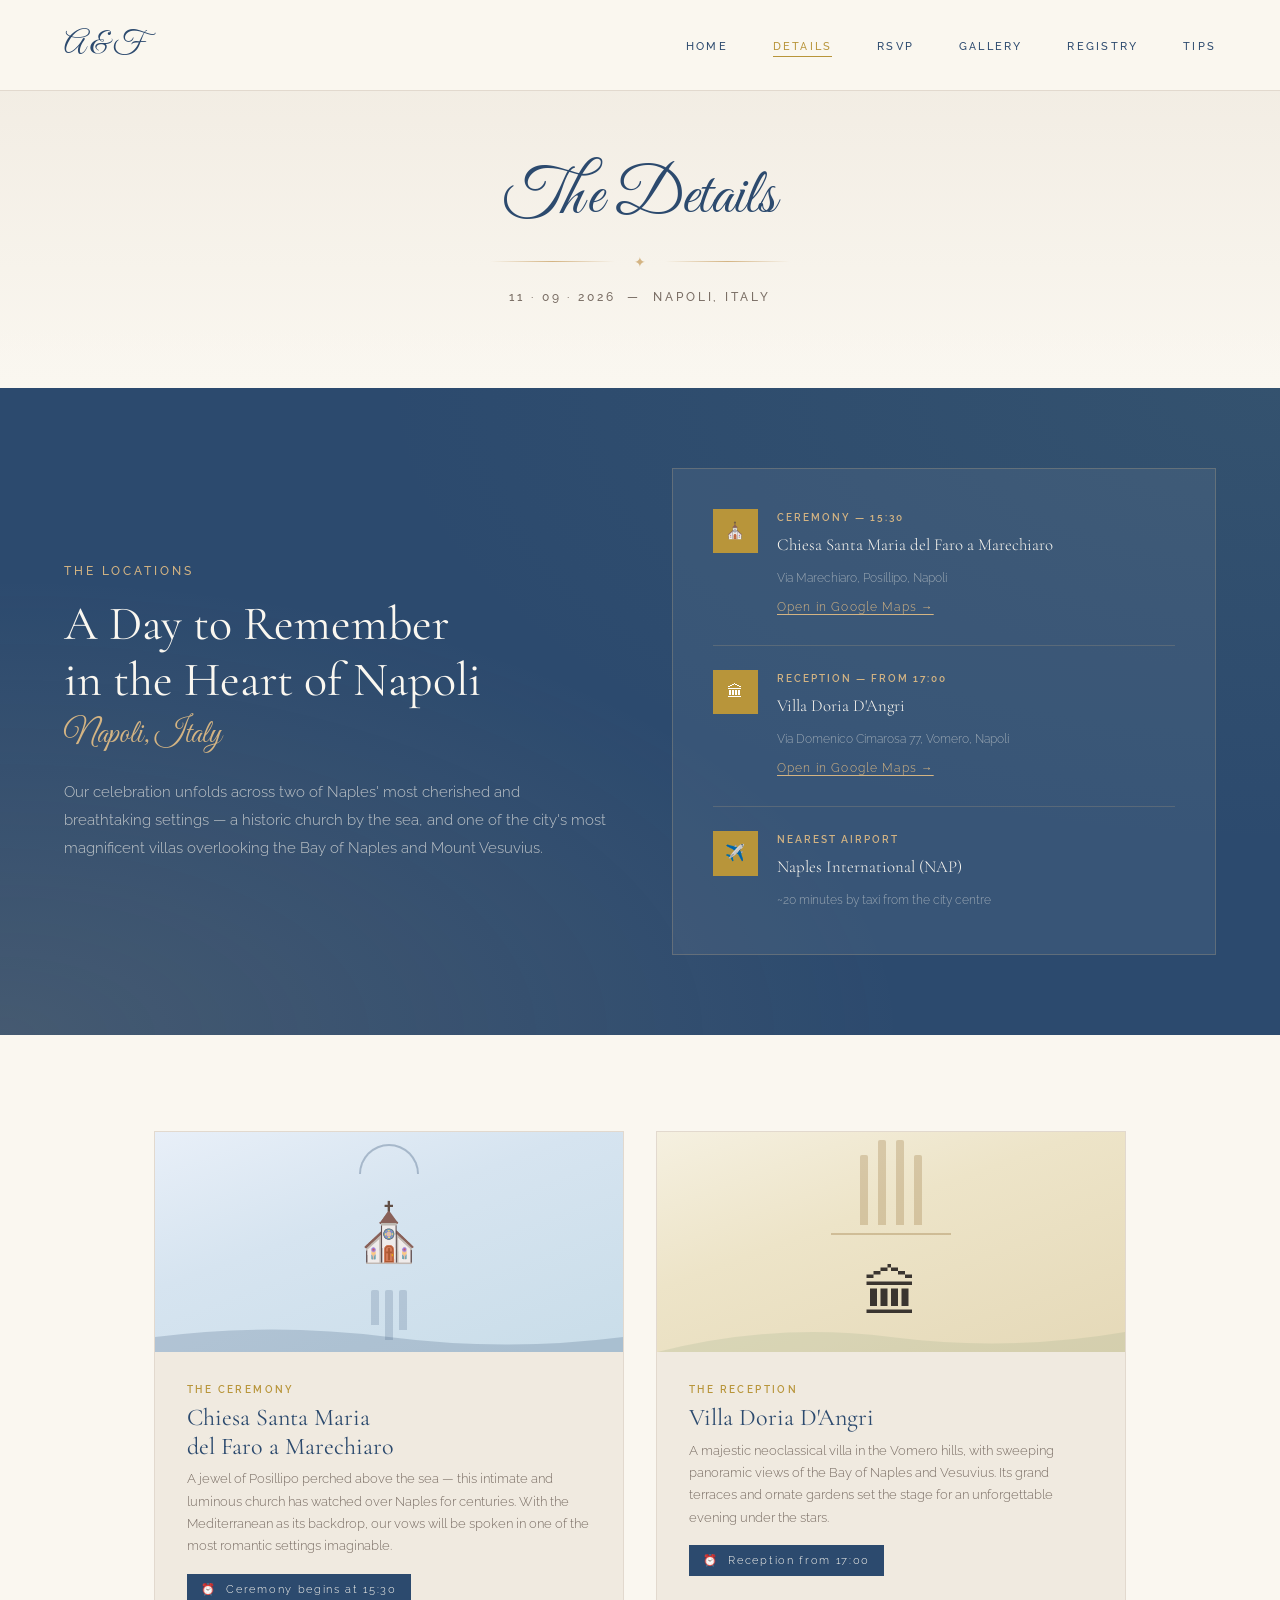
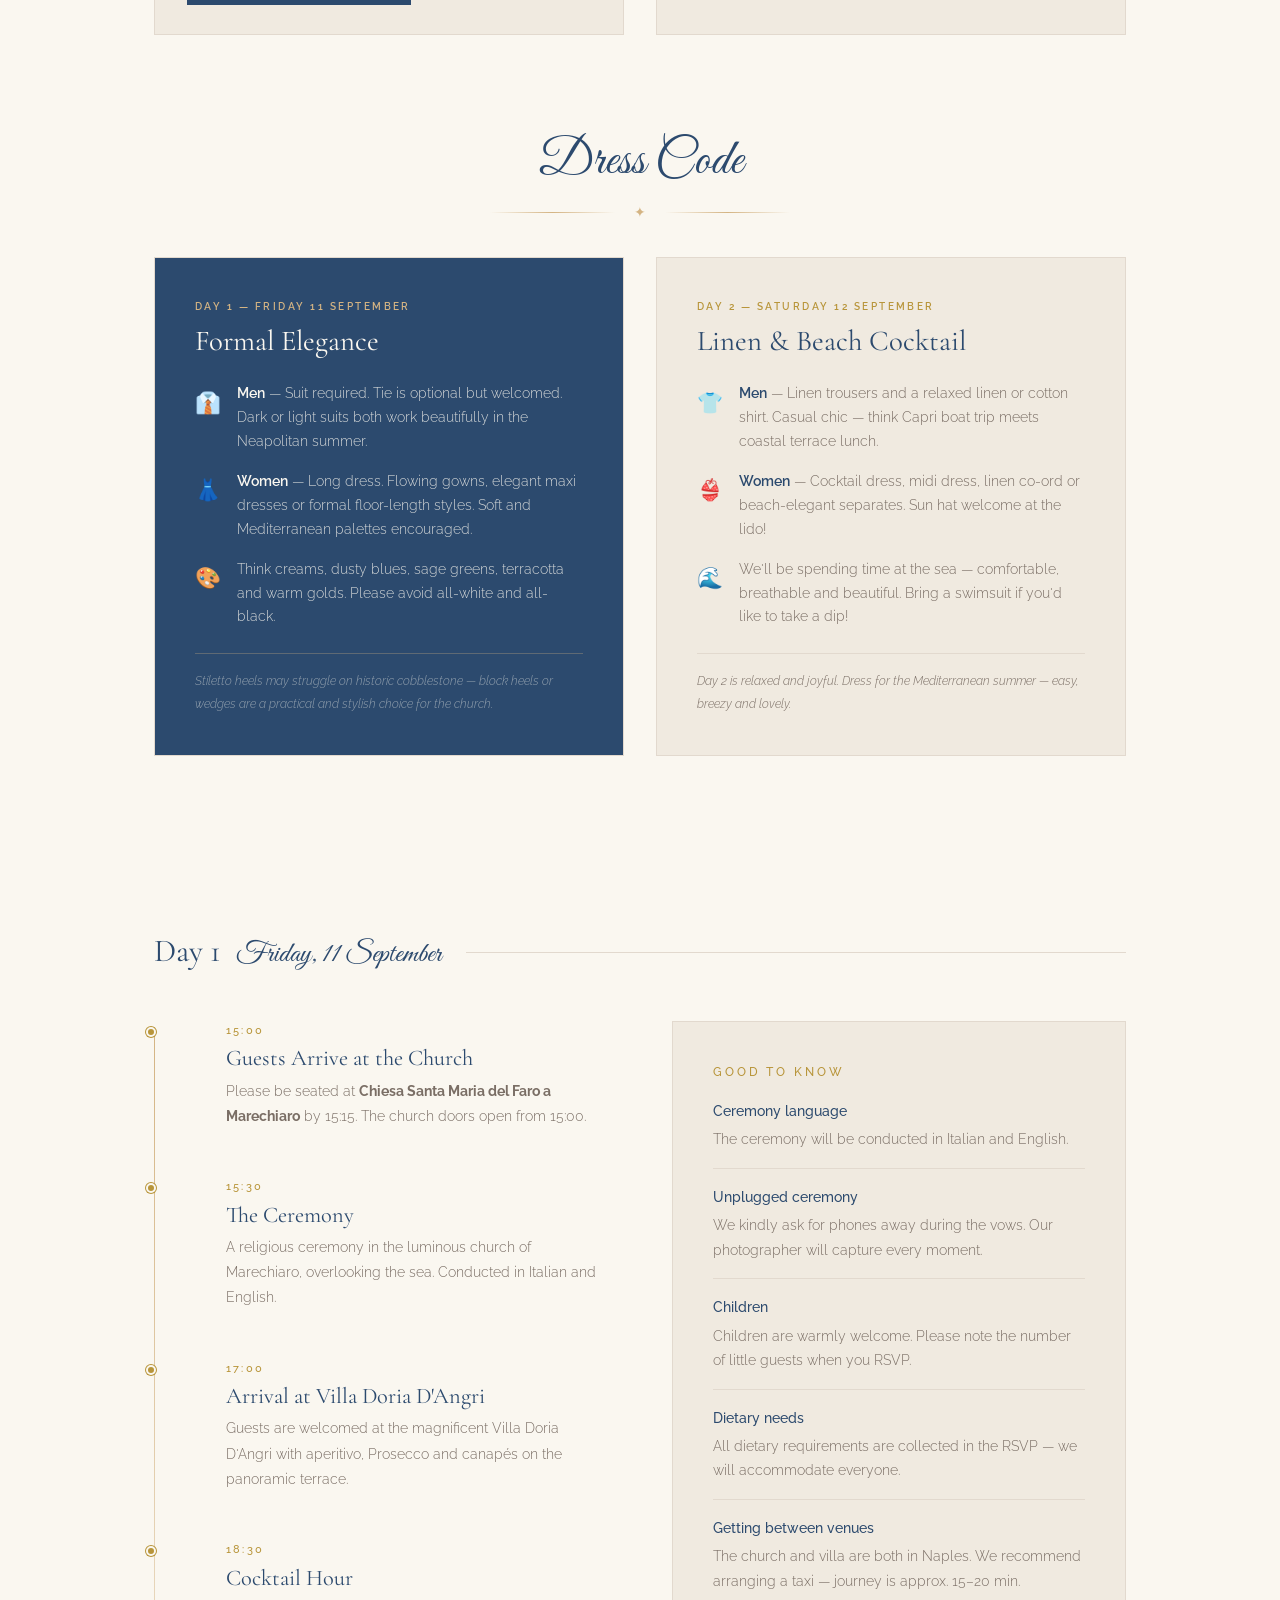
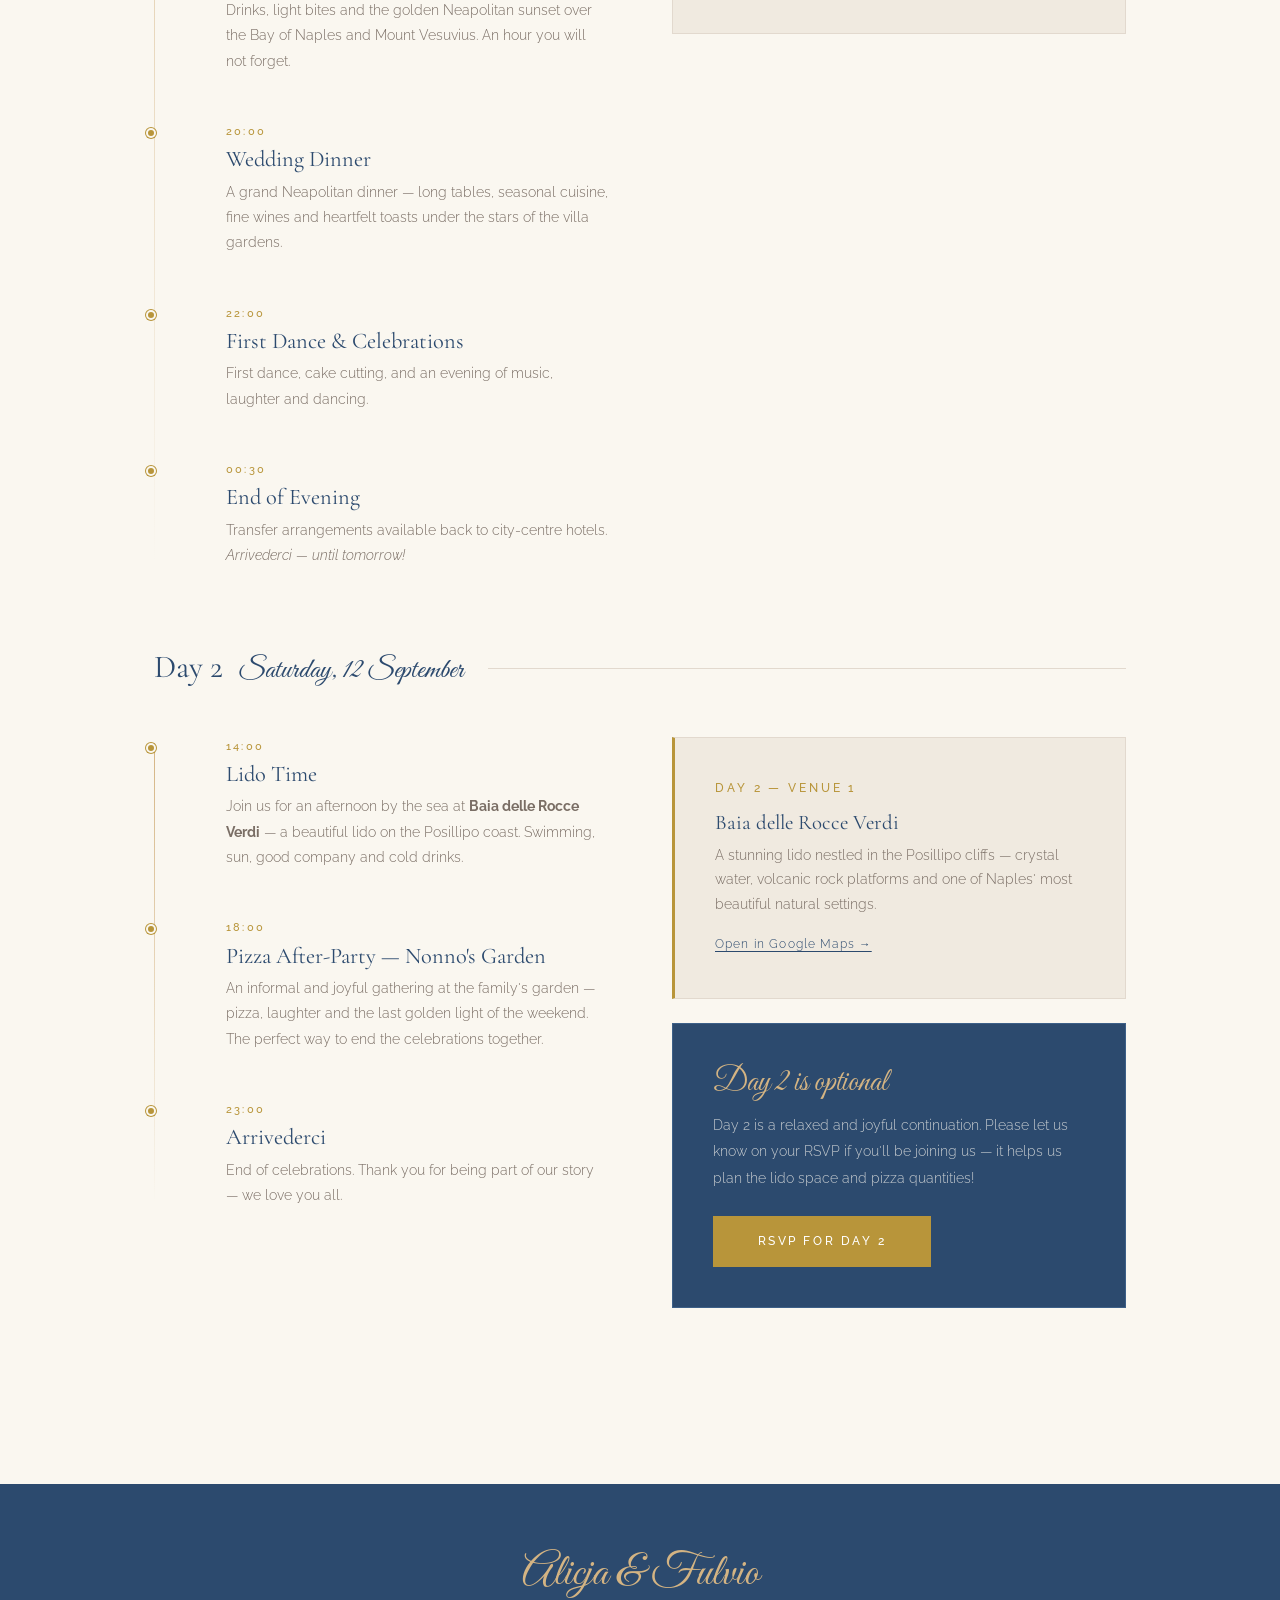
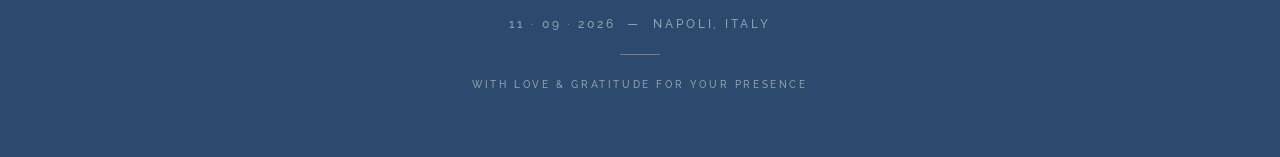
<file: details.html>
<!DOCTYPE html>
<html lang="en">
<head>
  <meta charset="UTF-8" />
  <meta name="viewport" content="width=device-width, initial-scale=1.0" />
  <title>Event Details — Alicja &amp; Fulvio</title>
  <meta name="description" content="Full details for the wedding of Alicja & Fulvio — schedule, venue, dress code and more." />
  <link rel="preconnect" href="https://fonts.googleapis.com" />
  <link rel="preconnect" href="https://fonts.gstatic.com" crossorigin />
  <link rel="stylesheet" href="css/style.css" />
  <style>
    /* ── Details-page extra styles ────────────────────────── */
    .venue-hero {
      position: relative;
      overflow: hidden;
      background: var(--navy);
      padding: 5rem 4rem;
      display: grid;
      grid-template-columns: 1fr 1fr;
      gap: 4rem;
      align-items: center;
    }
    .venue-hero::before {
      content: '';
      position: absolute;
      inset: 0;
      background:
        radial-gradient(ellipse at 0% 100%, rgba(212,180,131,0.15) 0%, transparent 50%),
        radial-gradient(ellipse at 100% 0%, rgba(122,152,114,0.10) 0%, transparent 50%);
      pointer-events: none;
    }
    .venue-hero-text { position: relative; }
    .venue-hero-text .caps { color: var(--gold-light); margin-bottom: 1rem; display: block; }
    .venue-hero-text h2 {
      font-size: clamp(2rem, 4vw, 3rem);
      color: var(--cream);
      margin-bottom: 0.5rem;
      line-height: 1.15;
    }
    .venue-hero-text .script {
      font-size: 2rem;
      color: var(--gold-light);
      display: block;
      margin-bottom: 1.5rem;
    }
    .venue-hero-text p { color: rgba(250,247,240,0.7); font-size: 0.92rem; line-height: 1.9; }

    .venue-map-card {
      position: relative;
      background: rgba(255,255,255,0.06);
      border: 1px solid rgba(212,180,131,0.25);
      padding: 2.5rem;
      display: flex;
      flex-direction: column;
      gap: 1.5rem;
    }
    .venue-location-row {
      display: flex;
      align-items: flex-start;
      gap: 1.2rem;
    }
    .venue-location-icon {
      width: 2.8rem;
      height: 2.8rem;
      background: var(--gold);
      display: flex;
      align-items: center;
      justify-content: center;
      font-size: 1rem;
      flex-shrink: 0;
      color: var(--white);
    }
    .venue-location-info { flex: 1; }
    .venue-location-info .label {
      font-size: 0.62rem;
      letter-spacing: 0.2em;
      text-transform: uppercase;
      color: var(--gold-light);
      font-weight: 600;
      display: block;
      margin-bottom: 0.2rem;
    }
    .venue-location-info .name {
      font-family: 'Cormorant Garamond', serif;
      font-size: 1.05rem;
      color: var(--cream);
      display: block;
      margin-bottom: 0.2rem;
    }
    .venue-location-info .addr {
      font-size: 0.78rem;
      color: rgba(250,247,240,0.5);
    }
    .venue-location-info a {
      font-size: 0.72rem;
      color: var(--gold-light);
      letter-spacing: 0.1em;
      text-decoration: underline;
      text-underline-offset: 3px;
    }
    .venue-divider { height: 1px; background: rgba(212,180,131,0.2); }

    /* Illustrated location panels */
    .location-panels {
      display: grid;
      grid-template-columns: 1fr 1fr;
      gap: 2rem;
      margin-bottom: 4rem;
    }
    .location-panel {
      position: relative;
      overflow: hidden;
      border: 1px solid var(--ivory-dark);
      background: var(--ivory);
    }
    .location-panel-top {
      height: 220px;
      background: var(--cream);
      display: flex;
      align-items: center;
      justify-content: center;
      position: relative;
      overflow: hidden;
    }
    /* Decorative watercolour-style background for church panel */
    .location-panel-top.church {
      background: linear-gradient(160deg, #e8eff8 0%, #d6e4f0 40%, #c9dde9 100%);
    }
    /* Decorative watercolour-style background for villa panel */
    .location-panel-top.villa {
      background: linear-gradient(160deg, #f5f0e0 0%, #ede4c8 40%, #e5d9b8 100%);
    }
    .location-panel-illustration {
      display: flex;
      flex-direction: column;
      align-items: center;
      gap: 0.5rem;
    }
    .location-panel-icon { font-size: 4rem; opacity: 0.85; }
    .location-panel-arch {
      width: 80px;
      height: 40px;
      border: 2px solid rgba(44,74,110,0.25);
      border-radius: 40px 40px 0 0;
      border-bottom: none;
    }
    .location-panel-columns {
      display: flex;
      gap: 10px;
      align-items: flex-end;
    }
    .location-panel-col {
      width: 8px;
      background: rgba(44,74,110,0.18);
      border-radius: 2px 2px 0 0;
    }
    .location-panel-body { padding: 1.8rem 2rem; }
    .location-panel-tag {
      font-size: 0.6rem;
      letter-spacing: 0.25em;
      text-transform: uppercase;
      font-weight: 600;
      color: var(--gold);
      display: block;
      margin-bottom: 0.4rem;
    }
    .location-panel-name {
      font-family: 'Cormorant Garamond', serif;
      font-size: 1.5rem;
      color: var(--navy);
      margin-bottom: 0.4rem;
      line-height: 1.2;
    }
    .location-panel-addr {
      font-size: 0.82rem;
      color: var(--text-light);
      margin-bottom: 1rem;
      line-height: 1.7;
    }
    .location-panel-time {
      display: inline-flex;
      align-items: center;
      gap: 0.5rem;
      background: var(--navy);
      color: var(--cream);
      padding: 0.35rem 0.9rem;
      font-size: 0.7rem;
      letter-spacing: 0.15em;
    }

    /* Dress code panels */
    .dress-panels {
      display: grid;
      grid-template-columns: 1fr 1fr;
      gap: 2rem;
      margin-bottom: 4rem;
    }
    .dress-panel {
      padding: 2.5rem;
      border: 1px solid var(--ivory-dark);
    }
    .dress-panel.day1 { background: var(--navy); }
    .dress-panel.day2 { background: var(--ivory); }
    .dress-panel-day {
      font-size: 0.62rem;
      letter-spacing: 0.25em;
      text-transform: uppercase;
      font-weight: 600;
      margin-bottom: 0.5rem;
      display: block;
    }
    .dress-panel.day1 .dress-panel-day { color: var(--gold-light); }
    .dress-panel.day2 .dress-panel-day { color: var(--gold); }
    .dress-panel-title {
      margin-bottom: 1.5rem;
    }
    .dress-panel.day1 .dress-panel-title { color: var(--cream); }
    .dress-panel.day2 .dress-panel-title { color: var(--navy); }
    .dress-rule {
      display: flex;
      align-items: flex-start;
      gap: 1rem;
      margin-bottom: 1rem;
    }
    .dress-rule-icon {
      font-size: 1.3rem;
      flex-shrink: 0;
      margin-top: 0.1rem;
    }
    .dress-rule-text { font-size: 0.88rem; line-height: 1.7; }
    .dress-panel.day1 .dress-rule-text { color: rgba(250,247,240,0.8); }
    .dress-panel.day2 .dress-rule-text { color: var(--text-light); }
    .dress-rule-text strong { font-weight: 600; }
    .dress-panel.day1 .dress-rule-text strong { color: var(--cream); }
    .dress-panel.day2 .dress-rule-text strong { color: var(--navy); }
    .dress-note {
      margin-top: 1.5rem;
      padding-top: 1rem;
      border-top: 1px solid;
      font-size: 0.78rem;
      font-style: italic;
    }
    .dress-panel.day1 .dress-note { border-color: rgba(212,180,131,0.3); color: rgba(250,247,240,0.5); }
    .dress-panel.day2 .dress-note { border-color: var(--ivory-dark); color: var(--text-light); }

    @media (max-width: 900px) {
      .venue-hero { grid-template-columns: 1fr; padding: 3rem 2rem; }
      .location-panels { grid-template-columns: 1fr; }
      .dress-panels { grid-template-columns: 1fr; }
    }
  </style>
</head>
<body>

  <!-- ── Navigation ─────────────────────────────────────── -->
  <nav class="nav">
    <a href="index.html" class="nav-logo">A &amp; F</a>
    <ul class="nav-links">
      <li><a href="index.html">Home</a></li>
      <li><a href="details.html" class="active">Details</a></li>
      <li><a href="rsvp.html">RSVP</a></li>
      <li><a href="gallery.html">Gallery</a></li>
      <li><a href="registry.html">Registry</a></li>
      <li><a href="recommendations.html">Tips</a></li>
    </ul>
    <button class="nav-toggle" aria-label="Open menu">
      <span></span><span></span><span></span>
    </button>
  </nav>

  <!-- ── Page header ────────────────────────────────────── -->
  <header class="page-header">
    <span class="script" style="font-size:4rem;">The Details</span>
    <div class="ornament" style="max-width:300px; margin:0.8rem auto;">
      <span class="ornament-icon">✦</span>
    </div>
    <p class="caps" style="color:var(--text-light);">11 · 09 · 2026 &nbsp;—&nbsp; Napoli, Italy</p>
  </header>

  <!-- ── Venues hero ────────────────────────────────────── -->
  <div class="venue-hero">
    <div class="venue-hero-text fade-in">
      <span class="caps">The Locations</span>
      <h2>A Day to Remember<br />in the Heart of Napoli</h2>
      <span class="script">Napoli, Italy</span>
      <p>
        Our celebration unfolds across two of Naples' most cherished and breathtaking
        settings — a historic church by the sea, and one of the city's most
        magnificent villas overlooking the Bay of Naples and Mount Vesuvius.
      </p>
    </div>

    <div class="venue-map-card fade-in">

      <div class="venue-location-row">
        <div class="venue-location-icon">⛪</div>
        <div class="venue-location-info">
          <span class="label">Ceremony — 15:30</span>
          <span class="name">Chiesa Santa Maria del Faro a Marechiaro</span>
          <span class="addr">Via Marechiaro, Posillipo, Napoli</span>
          <br />
          <a href="https://maps.google.com/?q=Chiesa+Santa+Maria+del+Faro+a+Marechiaro+Napoli"
             target="_blank" rel="noopener">Open in Google Maps →</a>
        </div>
      </div>

      <div class="venue-divider"></div>

      <div class="venue-location-row">
        <div class="venue-location-icon">🏛</div>
        <div class="venue-location-info">
          <span class="label">Reception — from 17:00</span>
          <span class="name">Villa Doria D'Angri</span>
          <span class="addr">Via Domenico Cimarosa 77, Vomero, Napoli</span>
          <br />
          <a href="https://maps.google.com/?q=Villa+Doria+d%27Angri+Napoli"
             target="_blank" rel="noopener">Open in Google Maps →</a>
        </div>
      </div>

      <div class="venue-divider"></div>

      <div class="venue-location-row">
        <div class="venue-location-icon">✈️</div>
        <div class="venue-location-info">
          <span class="label">Nearest Airport</span>
          <span class="name">Naples International (NAP)</span>
          <span class="addr">~20 minutes by taxi from the city centre</span>
        </div>
      </div>

    </div>
  </div>

  <!-- ── Location illustration panels ──────────────────── -->
  <div class="section" style="padding-bottom:1rem;">
    <div class="location-panels fade-in">

      <!-- Church -->
      <div class="location-panel">
        <div class="location-panel-top church">
          <div class="location-panel-illustration">
            <div class="location-panel-arch" style="width:60px; height:30px; border-color:rgba(44,74,110,0.3);"></div>
            <div style="font-size:3.5rem;">⛪</div>
            <div style="display:flex; gap:6px;">
              <div class="location-panel-col" style="height:35px;"></div>
              <div class="location-panel-col" style="height:50px;"></div>
              <div class="location-panel-col" style="height:40px;"></div>
            </div>
          </div>
          <!-- Decorative waves -->
          <div style="position:absolute; bottom:0; left:0; right:0; height:30px; opacity:0.2;">
            <svg viewBox="0 0 400 30" preserveAspectRatio="none" style="width:100%; height:100%;">
              <path d="M0,15 Q100,0 200,15 Q300,30 400,15 L400,30 L0,30 Z" fill="#2C4A6E"/>
            </svg>
          </div>
        </div>
        <div class="location-panel-body">
          <span class="location-panel-tag">The Ceremony</span>
          <h3 class="location-panel-name">Chiesa Santa Maria<br />del Faro a Marechiaro</h3>
          <p class="location-panel-addr">
            A jewel of Posillipo perched above the sea — this intimate and luminous church
            has watched over Naples for centuries. With the Mediterranean as its backdrop,
            our vows will be spoken in one of the most romantic settings imaginable.
          </p>
          <span class="location-panel-time">⏰ &nbsp;Ceremony begins at 15:30</span>
        </div>
      </div>

      <!-- Villa -->
      <div class="location-panel">
        <div class="location-panel-top villa">
          <div class="location-panel-illustration">
            <div class="location-panel-columns">
              <div class="location-panel-col" style="height:70px; background:rgba(139,101,40,0.25);"></div>
              <div class="location-panel-col" style="height:85px; background:rgba(139,101,40,0.25);"></div>
              <div class="location-panel-col" style="height:85px; background:rgba(139,101,40,0.25);"></div>
              <div class="location-panel-col" style="height:70px; background:rgba(139,101,40,0.25);"></div>
            </div>
            <div style="width:120px; height:2px; background:rgba(139,101,40,0.3);"></div>
            <div style="font-size:3.5rem;">🏛</div>
          </div>
          <!-- Decorative hills -->
          <div style="position:absolute; bottom:0; left:0; right:0; height:40px; opacity:0.15;">
            <svg viewBox="0 0 400 40" preserveAspectRatio="none" style="width:100%; height:100%;">
              <path d="M0,40 Q100,10 200,25 Q300,40 400,20 L400,40 Z" fill="#7A9872"/>
            </svg>
          </div>
        </div>
        <div class="location-panel-body">
          <span class="location-panel-tag">The Reception</span>
          <h3 class="location-panel-name">Villa Doria D'Angri</h3>
          <p class="location-panel-addr">
            A majestic neoclassical villa in the Vomero hills, with sweeping panoramic views
            of the Bay of Naples and Vesuvius. Its grand terraces and ornate gardens set the
            stage for an unforgettable evening under the stars.
          </p>
          <span class="location-panel-time">⏰ &nbsp;Reception from 17:00</span>
        </div>
      </div>

    </div>
  </div>

  <!-- ── Dress code ─────────────────────────────────────── -->
  <div class="section" style="padding-top:1rem; padding-bottom:1rem;">
    <div class="section-title section-center fade-in" style="margin-bottom:2rem;">
      <span class="script" style="font-size:3.2rem;">Dress Code</span>
      <div class="ornament" style="max-width:300px; margin:0.5rem auto 0;">
        <span class="ornament-icon">✦</span>
      </div>
    </div>

    <div class="dress-panels fade-in">

      <!-- Day 1 -->
      <div class="dress-panel day1">
        <span class="dress-panel-day">Day 1 — Friday 11 September</span>
        <h3 class="dress-panel-title" style="font-size:1.8rem;">Formal Elegance</h3>

        <div class="dress-rule">
          <span class="dress-rule-icon">👔</span>
          <div class="dress-rule-text">
            <strong>Men</strong> — Suit required. Tie is optional but welcomed.
            Dark or light suits both work beautifully in the Neapolitan summer.
          </div>
        </div>

        <div class="dress-rule">
          <span class="dress-rule-icon">👗</span>
          <div class="dress-rule-text">
            <strong>Women</strong> — Long dress. Flowing gowns, elegant maxi dresses
            or formal floor-length styles. Soft and Mediterranean palettes encouraged.
          </div>
        </div>

        <div class="dress-rule">
          <span class="dress-rule-icon">🎨</span>
          <div class="dress-rule-text">
            Think creams, dusty blues, sage greens, terracotta and warm golds.
            Please avoid all-white and all-black.
          </div>
        </div>

        <p class="dress-note">
          Stiletto heels may struggle on historic cobblestone — block heels or wedges
          are a practical and stylish choice for the church.
        </p>
      </div>

      <!-- Day 2 -->
      <div class="dress-panel day2">
        <span class="dress-panel-day">Day 2 — Saturday 12 September</span>
        <h3 class="dress-panel-title" style="font-size:1.8rem;">Linen &amp; Beach Cocktail</h3>

        <div class="dress-rule">
          <span class="dress-rule-icon">👕</span>
          <div class="dress-rule-text">
            <strong>Men</strong> — Linen trousers and a relaxed linen or cotton shirt.
            Casual chic — think Capri boat trip meets coastal terrace lunch.
          </div>
        </div>

        <div class="dress-rule">
          <span class="dress-rule-icon">👙</span>
          <div class="dress-rule-text">
            <strong>Women</strong> — Cocktail dress, midi dress, linen co-ord or
            beach-elegant separates. Sun hat welcome at the lido!
          </div>
        </div>

        <div class="dress-rule">
          <span class="dress-rule-icon">🌊</span>
          <div class="dress-rule-text">
            We'll be spending time at the sea — comfortable, breathable and beautiful.
            Bring a swimsuit if you'd like to take a dip!
          </div>
        </div>

        <p class="dress-note">
          Day 2 is relaxed and joyful. Dress for the Mediterranean summer — easy, breezy and lovely.
        </p>
      </div>

    </div>
  </div>

  <!-- ── Day 1 schedule ─────────────────────────────────── -->
  <div class="section">

    <div class="day-header fade-in">
      <h2>Day 1 <span style="font-family:'Great Vibes',cursive; font-size:1.8rem; font-weight:400; padding-left:0.5rem;">Friday, 11 September</span></h2>
    </div>

    <div class="grid-2" style="align-items:start; gap:4rem; margin-bottom:5rem;">

      <!-- Timeline -->
      <div class="timeline fade-in">

        <div class="timeline-item">
          <div class="timeline-dot"></div>
          <p class="timeline-time">15:00</p>
          <h3 class="timeline-title">Guests Arrive at the Church</h3>
          <p class="timeline-desc">
            Please be seated at <strong>Chiesa Santa Maria del Faro a Marechiaro</strong> by 15:15.
            The church doors open from 15:00.
          </p>
        </div>

        <div class="timeline-item">
          <div class="timeline-dot"></div>
          <p class="timeline-time">15:30</p>
          <h3 class="timeline-title">The Ceremony</h3>
          <p class="timeline-desc">
            A religious ceremony in the luminous church of Marechiaro, overlooking the sea.
            Conducted in Italian and English.
          </p>
        </div>

        <div class="timeline-item">
          <div class="timeline-dot"></div>
          <p class="timeline-time">17:00</p>
          <h3 class="timeline-title">Arrival at Villa Doria D'Angri</h3>
          <p class="timeline-desc">
            Guests are welcomed at the magnificent Villa Doria D'Angri with aperitivo,
            Prosecco and canapés on the panoramic terrace.
          </p>
        </div>

        <div class="timeline-item">
          <div class="timeline-dot"></div>
          <p class="timeline-time">18:30</p>
          <h3 class="timeline-title">Cocktail Hour</h3>
          <p class="timeline-desc">
            Drinks, light bites and the golden Neapolitan sunset over the Bay of Naples
            and Mount Vesuvius. An hour you will not forget.
          </p>
        </div>

        <div class="timeline-item">
          <div class="timeline-dot"></div>
          <p class="timeline-time">20:00</p>
          <h3 class="timeline-title">Wedding Dinner</h3>
          <p class="timeline-desc">
            A grand Neapolitan dinner — long tables, seasonal cuisine, fine wines
            and heartfelt toasts under the stars of the villa gardens.
          </p>
        </div>

        <div class="timeline-item">
          <div class="timeline-dot"></div>
          <p class="timeline-time">22:00</p>
          <h3 class="timeline-title">First Dance &amp; Celebrations</h3>
          <p class="timeline-desc">
            First dance, cake cutting, and an evening of music, laughter and dancing.
          </p>
        </div>

        <div class="timeline-item">
          <div class="timeline-dot"></div>
          <p class="timeline-time">00:30</p>
          <h3 class="timeline-title">End of Evening</h3>
          <p class="timeline-desc">
            Transfer arrangements available back to city-centre hotels.
            <em>Arrivederci — until tomorrow!</em>
          </p>
        </div>

      </div>

      <!-- Side note card -->
      <div style="position:sticky; top:7rem;" class="fade-in">
        <div class="card">
          <p class="caps" style="color:var(--gold); margin-bottom:1rem;">Good to Know</p>
          <div style="display:flex; flex-direction:column; gap:1rem;">
            <div>
              <p style="font-weight:500; font-size:0.88rem; color:var(--navy); margin-bottom:0.2rem;">Ceremony language</p>
              <p style="font-size:0.85rem; color:var(--text-light);">The ceremony will be conducted in Italian and English.</p>
            </div>
            <div style="height:1px; background:var(--ivory-dark);"></div>
            <div>
              <p style="font-weight:500; font-size:0.88rem; color:var(--navy); margin-bottom:0.2rem;">Unplugged ceremony</p>
              <p style="font-size:0.85rem; color:var(--text-light);">We kindly ask for phones away during the vows. Our photographer will capture every moment.</p>
            </div>
            <div style="height:1px; background:var(--ivory-dark);"></div>
            <div>
              <p style="font-weight:500; font-size:0.88rem; color:var(--navy); margin-bottom:0.2rem;">Children</p>
              <p style="font-size:0.85rem; color:var(--text-light);">Children are warmly welcome. Please note the number of little guests when you RSVP.</p>
            </div>
            <div style="height:1px; background:var(--ivory-dark);"></div>
            <div>
              <p style="font-weight:500; font-size:0.88rem; color:var(--navy); margin-bottom:0.2rem;">Dietary needs</p>
              <p style="font-size:0.85rem; color:var(--text-light);">All dietary requirements are collected in the RSVP — we will accommodate everyone.</p>
            </div>
            <div style="height:1px; background:var(--ivory-dark);"></div>
            <div>
              <p style="font-weight:500; font-size:0.88rem; color:var(--navy); margin-bottom:0.2rem;">Getting between venues</p>
              <p style="font-size:0.85rem; color:var(--text-light);">The church and villa are both in Naples. We recommend arranging a taxi — journey is approx. 15–20 min.</p>
            </div>
          </div>
        </div>
      </div>

    </div>

    <!-- ── Day 2 ─────────────────────────────────────────── -->
    <div class="day-header fade-in">
      <h2>Day 2 <span style="font-family:'Great Vibes',cursive; font-size:1.8rem; font-weight:400; padding-left:0.5rem;">Saturday, 12 September</span></h2>
    </div>

    <div class="grid-2" style="align-items:start; gap:4rem; margin-bottom:5rem;">

      <div class="timeline fade-in">

        <div class="timeline-item">
          <div class="timeline-dot"></div>
          <p class="timeline-time">14:00</p>
          <h3 class="timeline-title">Lido Time</h3>
          <p class="timeline-desc">
            Join us for an afternoon by the sea at <strong>Baia delle Rocce Verdi</strong> —
            a beautiful lido on the Posillipo coast. Swimming, sun, good company and cold drinks.
          </p>
        </div>

        <div class="timeline-item">
          <div class="timeline-dot"></div>
          <p class="timeline-time">18:00</p>
          <h3 class="timeline-title">Pizza After-Party — Nonno's Garden</h3>
          <p class="timeline-desc">
            An informal and joyful gathering at the family's garden — pizza, laughter and the last
            golden light of the weekend. The perfect way to end the celebrations together.
          </p>
        </div>

        <div class="timeline-item">
          <div class="timeline-dot"></div>
          <p class="timeline-time">23:00</p>
          <h3 class="timeline-title">Arrivederci</h3>
          <p class="timeline-desc">
            End of celebrations. Thank you for being part of our story — we love you all.
          </p>
        </div>

      </div>

      <div class="fade-in">
        <!-- Baia delle Rocce Verdi card -->
        <div class="card" style="margin-bottom:1.5rem; border-left:3px solid var(--gold);">
          <p class="caps" style="color:var(--gold); margin-bottom:0.8rem;">Day 2 — Venue 1</p>
          <h4 style="font-size:1.3rem; margin-bottom:0.4rem;">Baia delle Rocce Verdi</h4>
          <p style="font-size:0.85rem; color:var(--text-light); line-height:1.8; margin-bottom:0.8rem;">
            A stunning lido nestled in the Posillipo cliffs — crystal water, volcanic rock platforms
            and one of Naples' most beautiful natural settings.
          </p>
          <a href="https://maps.google.com/?q=Baia+delle+Rocce+Verdi+Napoli" target="_blank" rel="noopener"
             style="font-size:0.72rem; color:var(--navy); letter-spacing:0.1em; text-decoration:underline; text-underline-offset:3px;">
            Open in Google Maps →
          </a>
        </div>

        <div class="card" style="background:var(--navy); border-color:var(--navy-light);">
          <p class="script" style="font-size:2rem; color:var(--gold-light); display:block; margin-bottom:0.6rem;">Day 2 is optional</p>
          <p style="font-size:0.88rem; color:rgba(250,247,240,0.75); line-height:1.9;">
            Day 2 is a relaxed and joyful continuation. Please let us know on your RSVP
            if you'll be joining us — it helps us plan the lido space and pizza quantities!
          </p>
          <a href="rsvp.html" class="btn btn-gold" style="margin-top:1.5rem;">RSVP for Day 2</a>
        </div>
      </div>

    </div>

  </div>

  <!-- ── Footer ─────────────────────────────────────────── -->
  <footer class="footer">
    <span class="script">Alicja &amp; Fulvio</span>
    <p class="caps">11 · 09 · 2026 &nbsp;—&nbsp; Napoli, Italy</p>
    <div class="footer-divider"></div>
    <p class="caps" style="font-size:0.65rem;">With love &amp; gratitude for your presence</p>
  </footer>

  <script src="js/main.js"></script>
</body>
</html>
</file>
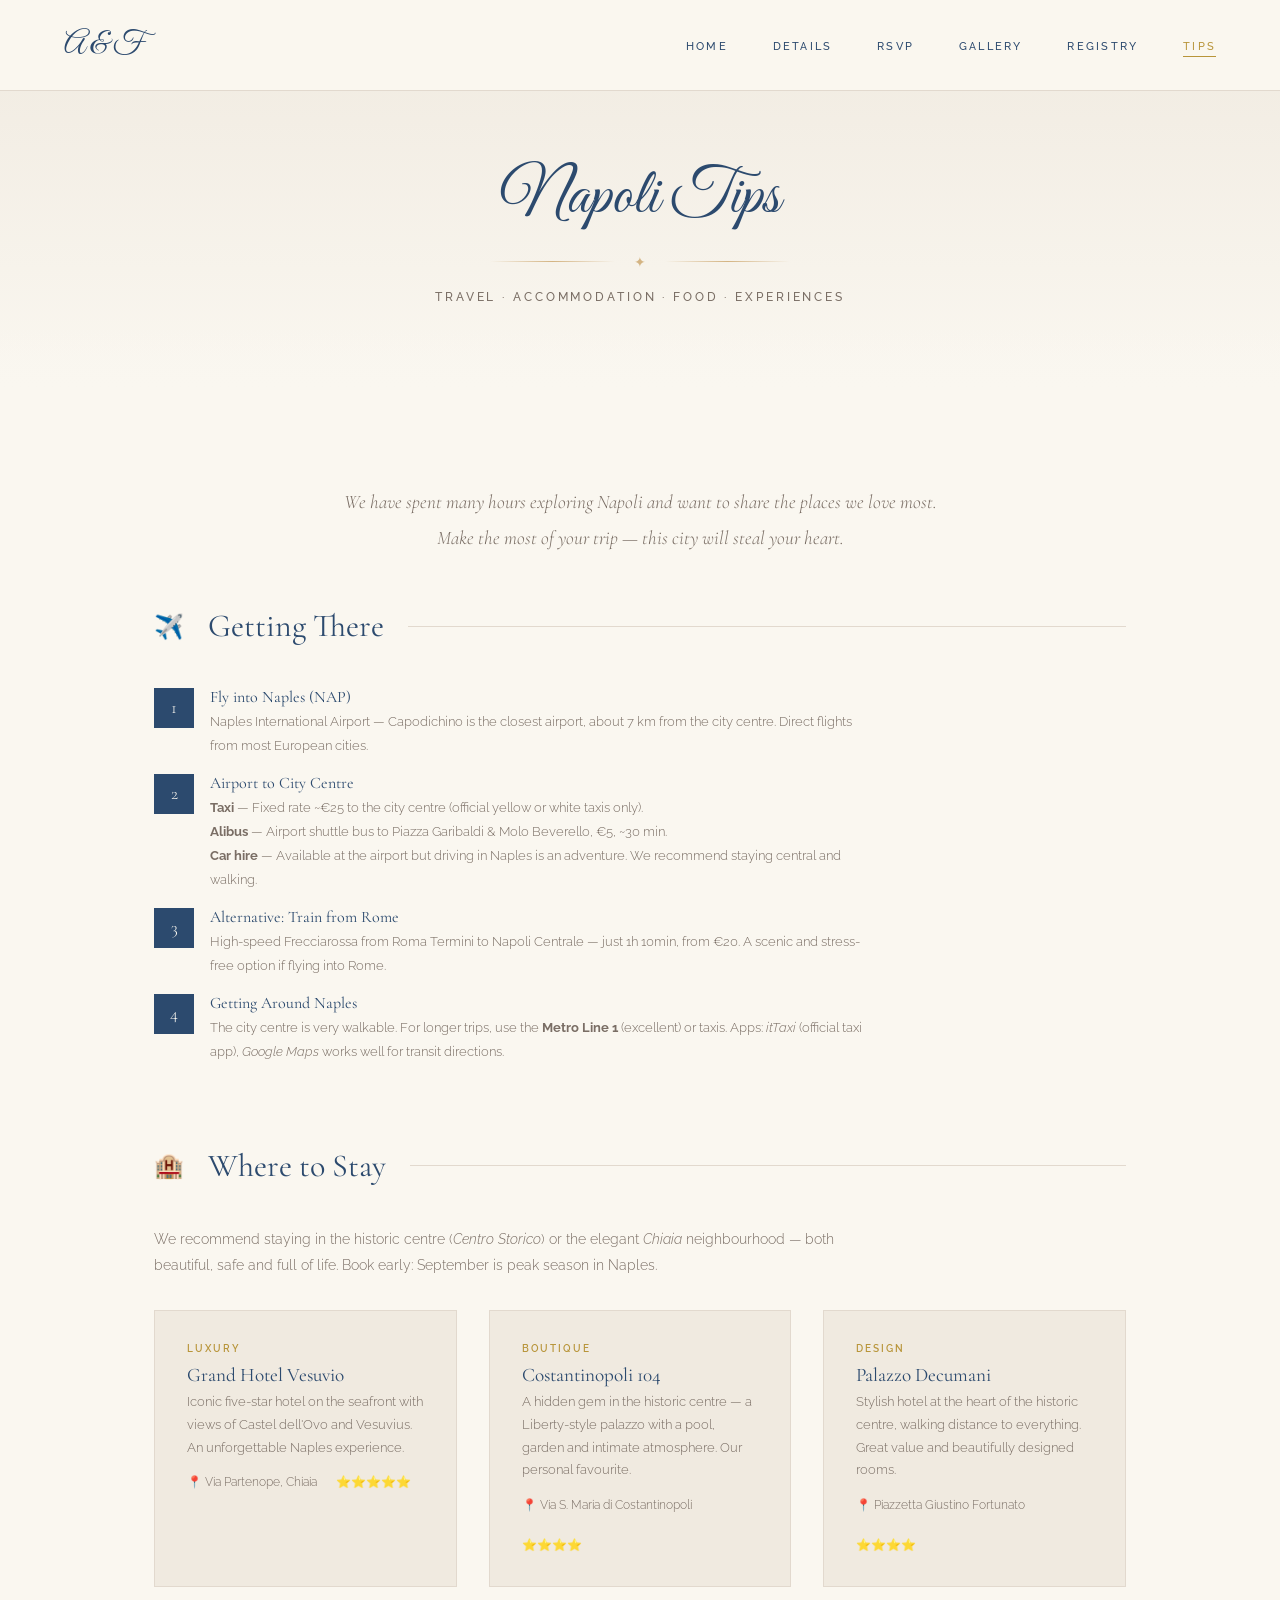
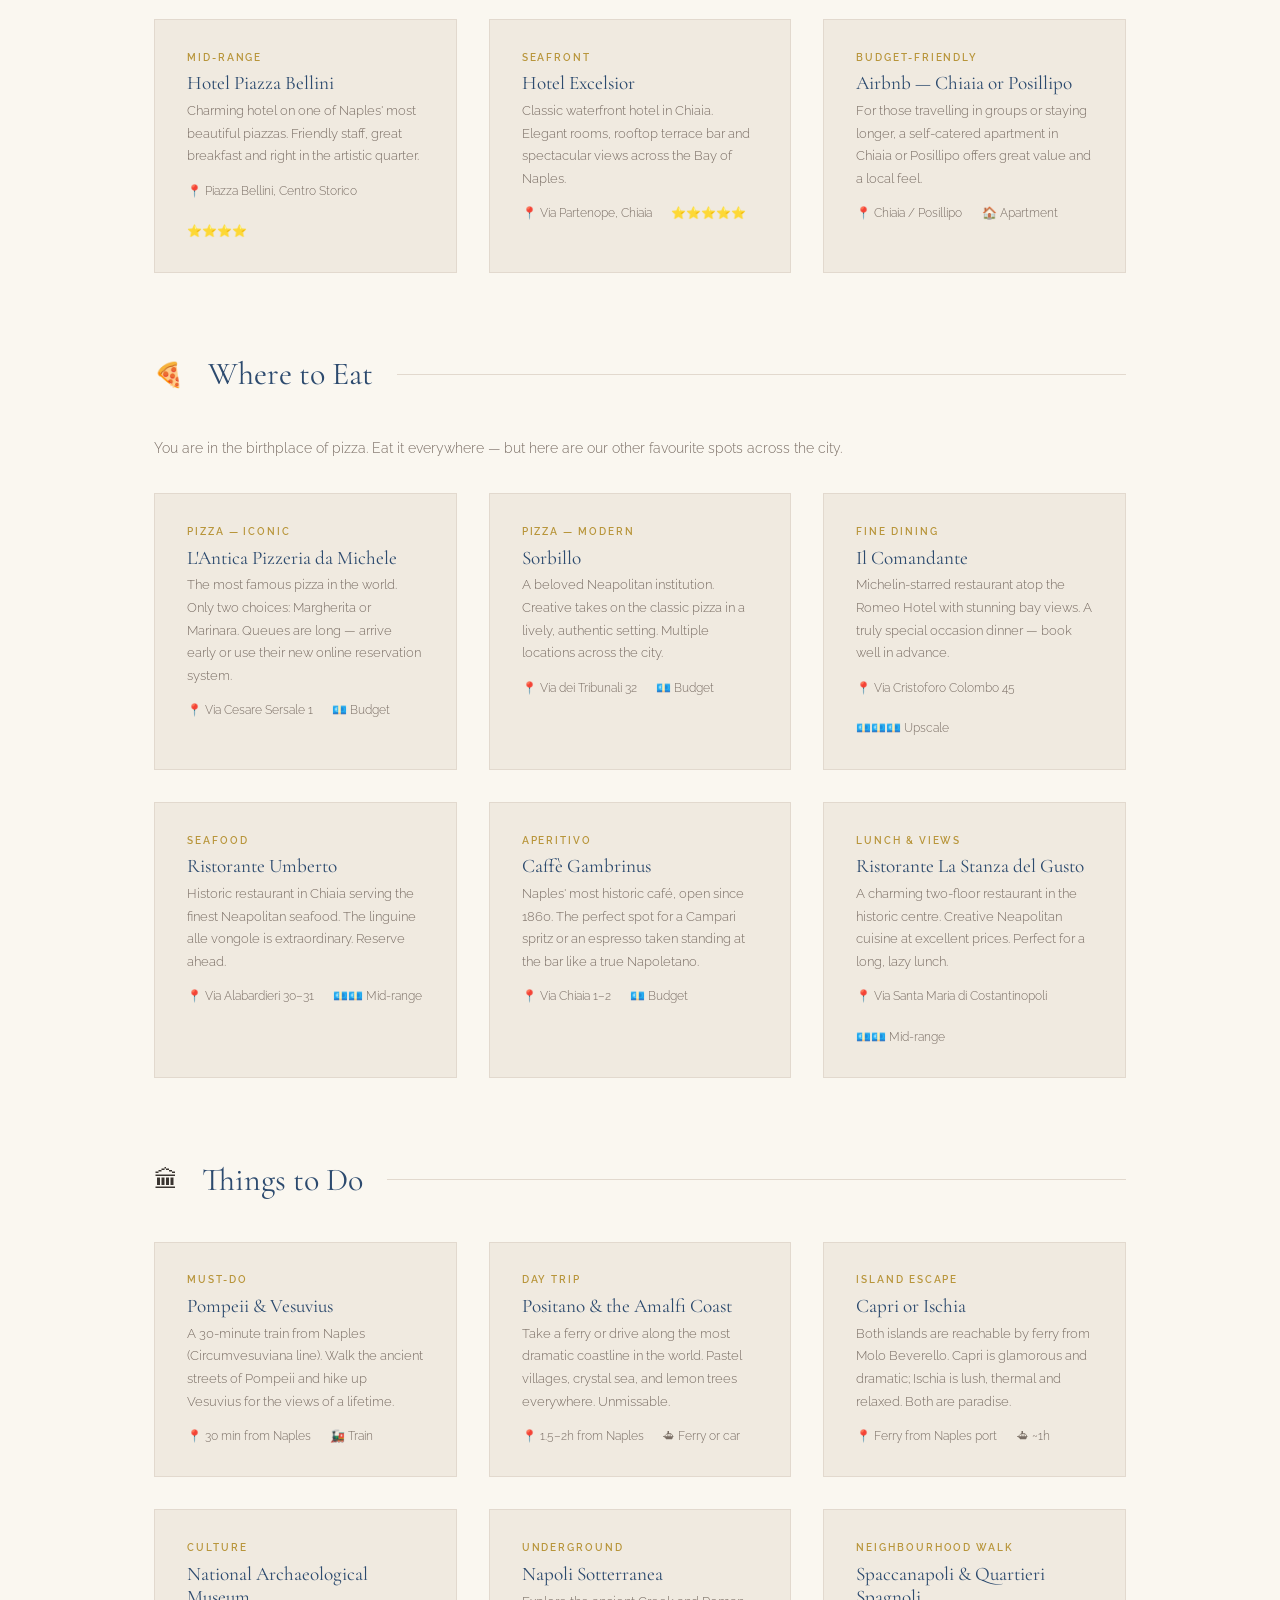
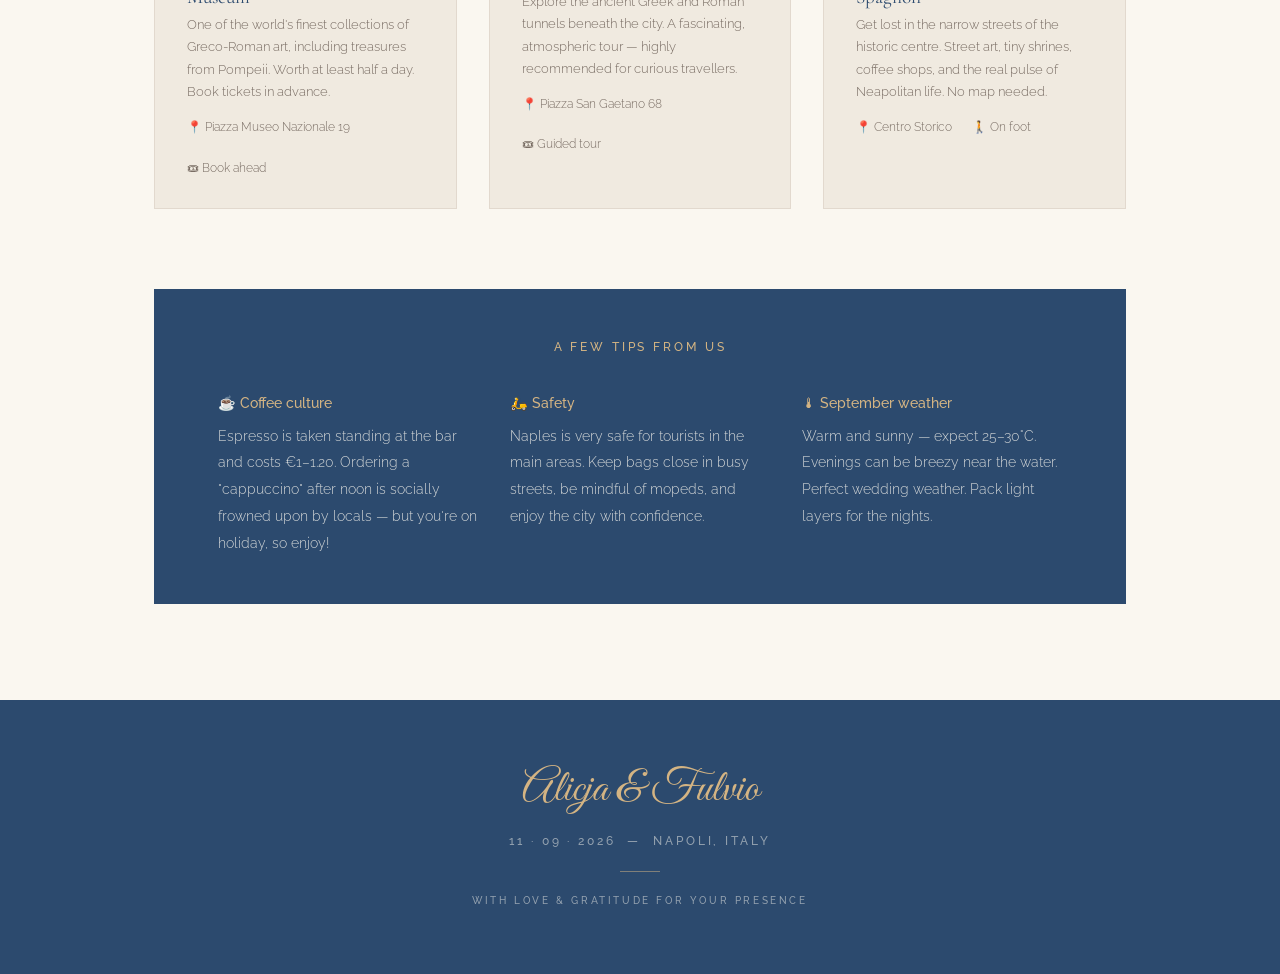
<file: recommendations.html>
<!DOCTYPE html>
<html lang="en">
<head>
  <meta charset="UTF-8" />
  <meta name="viewport" content="width=device-width, initial-scale=1.0" />
  <title>Tips &amp; Recommendations — Alicja &amp; Fulvio</title>
  <meta name="description" content="Travel tips, hotel recommendations and things to do in Naples for the wedding of Alicja & Fulvio." />
  <link rel="preconnect" href="https://fonts.googleapis.com" />
  <link rel="preconnect" href="https://fonts.gstatic.com" crossorigin />
  <link rel="stylesheet" href="css/style.css" />
</head>
<body>

  <!-- ── Navigation ─────────────────────────────────────── -->
  <nav class="nav">
    <a href="index.html" class="nav-logo">A &amp; F</a>
    <ul class="nav-links">
      <li><a href="index.html">Home</a></li>
      <li><a href="details.html">Details</a></li>
      <li><a href="rsvp.html">RSVP</a></li>
      <li><a href="gallery.html">Gallery</a></li>
      <li><a href="registry.html">Registry</a></li>
      <li><a href="recommendations.html" class="active">Tips</a></li>
    </ul>
    <button class="nav-toggle" aria-label="Open menu">
      <span></span><span></span><span></span>
    </button>
  </nav>

  <!-- ── Page header ────────────────────────────────────── -->
  <header class="page-header">
    <span class="script" style="font-size:4rem;">Napoli Tips</span>
    <div class="ornament" style="max-width:300px; margin:0.8rem auto;">
      <span class="ornament-icon">✦</span>
    </div>
    <p class="caps" style="color:var(--text-light);">Travel · Accommodation · Food · Experiences</p>
  </header>

  <!-- ── Intro ──────────────────────────────────────────── -->
  <div class="section" style="padding-bottom:1rem; text-align:center;">
    <p style="font-family:'Cormorant Garamond',serif; font-size:1.2rem; font-weight:300; font-style:italic; color:var(--text-light); max-width:600px; margin:0 auto; line-height:1.9;" class="fade-in">
      We have spent many hours exploring Napoli and want to share the places
      we love most. Make the most of your trip — this city will steal your heart.
    </p>
  </div>

  <div class="section" style="padding-top:2rem;">

    <!-- ── Getting There ──────────────────────────────────── -->
    <div class="rec-section fade-in">
      <div class="rec-section-header">
        <span class="rec-section-icon">✈️</span>
        <h2>Getting There</h2>
      </div>

      <div class="transport-steps" style="max-width:720px;">

        <div class="transport-step">
          <div class="transport-step-number">1</div>
          <div class="transport-step-content">
            <h4>Fly into Naples (NAP)</h4>
            <p>Naples International Airport — Capodichino is the closest airport, about 7 km from the city centre. Direct flights from most European cities.</p>
          </div>
        </div>

        <div class="transport-step">
          <div class="transport-step-number">2</div>
          <div class="transport-step-content">
            <h4>Airport to City Centre</h4>
            <p>
              <strong>Taxi</strong> — Fixed rate ~€25 to the city centre (official yellow or white taxis only).<br />
              <strong>Alibus</strong> — Airport shuttle bus to Piazza Garibaldi &amp; Molo Beverello, €5, ~30 min.<br />
              <strong>Car hire</strong> — Available at the airport but driving in Naples is an adventure. We recommend staying central and walking.
            </p>
          </div>
        </div>

        <div class="transport-step">
          <div class="transport-step-number">3</div>
          <div class="transport-step-content">
            <h4>Alternative: Train from Rome</h4>
            <p>High-speed Frecciarossa from Roma Termini to Napoli Centrale — just 1h 10min, from €20. A scenic and stress-free option if flying into Rome.</p>
          </div>
        </div>

        <div class="transport-step">
          <div class="transport-step-number">4</div>
          <div class="transport-step-content">
            <h4>Getting Around Naples</h4>
            <p>
              The city centre is very walkable. For longer trips, use the <strong>Metro Line 1</strong> (excellent) or taxis.
              Apps: <em>itTaxi</em> (official taxi app), <em>Google Maps</em> works well for transit directions.
            </p>
          </div>
        </div>

      </div>
    </div>

    <!-- ── Where to Stay ──────────────────────────────────── -->
    <div class="rec-section fade-in">
      <div class="rec-section-header">
        <span class="rec-section-icon">🏨</span>
        <h2>Where to Stay</h2>
      </div>

      <p style="font-size:0.88rem; color:var(--text-light); margin-bottom:2rem; max-width:700px; line-height:1.8;">
        We recommend staying in the historic centre (<em>Centro Storico</em>) or the
        elegant <em>Chiaia</em> neighbourhood — both beautiful, safe and full of life.
        Book early: September is peak season in Naples.
      </p>

      <div class="grid-3">

        <div class="rec-card">
          <span class="rec-card-tag">Luxury</span>
          <h3>Grand Hotel Vesuvio</h3>
          <p>Iconic five-star hotel on the seafront with views of Castel dell'Ovo and Vesuvius. An unforgettable Naples experience.</p>
          <div class="rec-card-meta">
            <span>📍 Via Partenope, Chiaia</span>
            <span>⭐⭐⭐⭐⭐</span>
          </div>
        </div>

        <div class="rec-card">
          <span class="rec-card-tag">Boutique</span>
          <h3>Costantinopoli 104</h3>
          <p>A hidden gem in the historic centre — a Liberty-style palazzo with a pool, garden and intimate atmosphere. Our personal favourite.</p>
          <div class="rec-card-meta">
            <span>📍 Via S. Maria di Costantinopoli</span>
            <span>⭐⭐⭐⭐</span>
          </div>
        </div>

        <div class="rec-card">
          <span class="rec-card-tag">Design</span>
          <h3>Palazzo Decumani</h3>
          <p>Stylish hotel at the heart of the historic centre, walking distance to everything. Great value and beautifully designed rooms.</p>
          <div class="rec-card-meta">
            <span>📍 Piazzetta Giustino Fortunato</span>
            <span>⭐⭐⭐⭐</span>
          </div>
        </div>

        <div class="rec-card">
          <span class="rec-card-tag">Mid-range</span>
          <h3>Hotel Piazza Bellini</h3>
          <p>Charming hotel on one of Naples' most beautiful piazzas. Friendly staff, great breakfast and right in the artistic quarter.</p>
          <div class="rec-card-meta">
            <span>📍 Piazza Bellini, Centro Storico</span>
            <span>⭐⭐⭐⭐</span>
          </div>
        </div>

        <div class="rec-card">
          <span class="rec-card-tag">Seafront</span>
          <h3>Hotel Excelsior</h3>
          <p>Classic waterfront hotel in Chiaia. Elegant rooms, rooftop terrace bar and spectacular views across the Bay of Naples.</p>
          <div class="rec-card-meta">
            <span>📍 Via Partenope, Chiaia</span>
            <span>⭐⭐⭐⭐⭐</span>
          </div>
        </div>

        <div class="rec-card">
          <span class="rec-card-tag">Budget-friendly</span>
          <h3>Airbnb — Chiaia or Posillipo</h3>
          <p>For those travelling in groups or staying longer, a self-catered apartment in Chiaia or Posillipo offers great value and a local feel.</p>
          <div class="rec-card-meta">
            <span>📍 Chiaia / Posillipo</span>
            <span>🏠 Apartment</span>
          </div>
        </div>

      </div>
    </div>

    <!-- ── Where to Eat ───────────────────────────────────── -->
    <div class="rec-section fade-in">
      <div class="rec-section-header">
        <span class="rec-section-icon">🍕</span>
        <h2>Where to Eat</h2>
      </div>

      <p style="font-size:0.88rem; color:var(--text-light); margin-bottom:2rem; max-width:700px; line-height:1.8;">
        You are in the birthplace of pizza. Eat it everywhere — but here are our other
        favourite spots across the city.
      </p>

      <div class="grid-3">

        <div class="rec-card">
          <span class="rec-card-tag">Pizza — iconic</span>
          <h3>L'Antica Pizzeria da Michele</h3>
          <p>The most famous pizza in the world. Only two choices: Margherita or Marinara. Queues are long — arrive early or use their new online reservation system.</p>
          <div class="rec-card-meta">
            <span>📍 Via Cesare Sersale 1</span>
            <span>💶 Budget</span>
          </div>
        </div>

        <div class="rec-card">
          <span class="rec-card-tag">Pizza — modern</span>
          <h3>Sorbillo</h3>
          <p>A beloved Neapolitan institution. Creative takes on the classic pizza in a lively, authentic setting. Multiple locations across the city.</p>
          <div class="rec-card-meta">
            <span>📍 Via dei Tribunali 32</span>
            <span>💶 Budget</span>
          </div>
        </div>

        <div class="rec-card">
          <span class="rec-card-tag">Fine dining</span>
          <h3>Il Comandante</h3>
          <p>Michelin-starred restaurant atop the Romeo Hotel with stunning bay views. A truly special occasion dinner — book well in advance.</p>
          <div class="rec-card-meta">
            <span>📍 Via Cristoforo Colombo 45</span>
            <span>💶💶💶 Upscale</span>
          </div>
        </div>

        <div class="rec-card">
          <span class="rec-card-tag">Seafood</span>
          <h3>Ristorante Umberto</h3>
          <p>Historic restaurant in Chiaia serving the finest Neapolitan seafood. The linguine alle vongole is extraordinary. Reserve ahead.</p>
          <div class="rec-card-meta">
            <span>📍 Via Alabardieri 30–31</span>
            <span>💶💶 Mid-range</span>
          </div>
        </div>

        <div class="rec-card">
          <span class="rec-card-tag">Aperitivo</span>
          <h3>Caffè Gambrinus</h3>
          <p>Naples' most historic café, open since 1860. The perfect spot for a Campari spritz or an espresso taken standing at the bar like a true Napoletano.</p>
          <div class="rec-card-meta">
            <span>📍 Via Chiaia 1–2</span>
            <span>💶 Budget</span>
          </div>
        </div>

        <div class="rec-card">
          <span class="rec-card-tag">Lunch &amp; views</span>
          <h3>Ristorante La Stanza del Gusto</h3>
          <p>A charming two-floor restaurant in the historic centre. Creative Neapolitan cuisine at excellent prices. Perfect for a long, lazy lunch.</p>
          <div class="rec-card-meta">
            <span>📍 Via Santa Maria di Costantinopoli</span>
            <span>💶💶 Mid-range</span>
          </div>
        </div>

      </div>
    </div>

    <!-- ── Things to Do ───────────────────────────────────── -->
    <div class="rec-section fade-in">
      <div class="rec-section-header">
        <span class="rec-section-icon">🏛</span>
        <h2>Things to Do</h2>
      </div>

      <div class="grid-3">

        <div class="rec-card">
          <span class="rec-card-tag">Must-do</span>
          <h3>Pompeii &amp; Vesuvius</h3>
          <p>A 30-minute train from Naples (Circumvesuviana line). Walk the ancient streets of Pompeii and hike up Vesuvius for the views of a lifetime.</p>
          <div class="rec-card-meta">
            <span>📍 30 min from Naples</span>
            <span>🚂 Train</span>
          </div>
        </div>

        <div class="rec-card">
          <span class="rec-card-tag">Day trip</span>
          <h3>Positano &amp; the Amalfi Coast</h3>
          <p>Take a ferry or drive along the most dramatic coastline in the world. Pastel villages, crystal sea, and lemon trees everywhere. Unmissable.</p>
          <div class="rec-card-meta">
            <span>📍 1.5–2h from Naples</span>
            <span>⛴ Ferry or car</span>
          </div>
        </div>

        <div class="rec-card">
          <span class="rec-card-tag">Island escape</span>
          <h3>Capri or Ischia</h3>
          <p>Both islands are reachable by ferry from Molo Beverello. Capri is glamorous and dramatic; Ischia is lush, thermal and relaxed. Both are paradise.</p>
          <div class="rec-card-meta">
            <span>📍 Ferry from Naples port</span>
            <span>⛴ ~1h</span>
          </div>
        </div>

        <div class="rec-card">
          <span class="rec-card-tag">Culture</span>
          <h3>National Archaeological Museum</h3>
          <p>One of the world's finest collections of Greco-Roman art, including treasures from Pompeii. Worth at least half a day. Book tickets in advance.</p>
          <div class="rec-card-meta">
            <span>📍 Piazza Museo Nazionale 19</span>
            <span>🎟 Book ahead</span>
          </div>
        </div>

        <div class="rec-card">
          <span class="rec-card-tag">Underground</span>
          <h3>Napoli Sotterranea</h3>
          <p>Explore the ancient Greek and Roman tunnels beneath the city. A fascinating, atmospheric tour — highly recommended for curious travellers.</p>
          <div class="rec-card-meta">
            <span>📍 Piazza San Gaetano 68</span>
            <span>🎟 Guided tour</span>
          </div>
        </div>

        <div class="rec-card">
          <span class="rec-card-tag">Neighbourhood walk</span>
          <h3>Spaccanapoli &amp; Quartieri Spagnoli</h3>
          <p>Get lost in the narrow streets of the historic centre. Street art, tiny shrines, coffee shops, and the real pulse of Neapolitan life. No map needed.</p>
          <div class="rec-card-meta">
            <span>📍 Centro Storico</span>
            <span>🚶 On foot</span>
          </div>
        </div>

      </div>
    </div>

    <!-- ── Tips strip ─────────────────────────────────────── -->
    <div class="fade-in" style="background:var(--navy); padding:3rem 4rem; margin-top:2rem;">
      <p class="caps" style="color:var(--gold-light); margin-bottom:2rem; text-align:center;">A Few Tips from Us</p>
      <div class="grid-3" style="gap:2rem;">
        <div style="color:rgba(250,247,240,0.8); font-size:0.88rem; line-height:1.9;">
          <p style="color:var(--gold-light); font-weight:500; margin-bottom:0.4rem;">☕ Coffee culture</p>
          <p>Espresso is taken standing at the bar and costs €1–1.20. Ordering a "cappuccino" after noon is socially frowned upon by locals — but you're on holiday, so enjoy!</p>
        </div>
        <div style="color:rgba(250,247,240,0.8); font-size:0.88rem; line-height:1.9;">
          <p style="color:var(--gold-light); font-weight:500; margin-bottom:0.4rem;">🛵 Safety</p>
          <p>Naples is very safe for tourists in the main areas. Keep bags close in busy streets, be mindful of mopeds, and enjoy the city with confidence.</p>
        </div>
        <div style="color:rgba(250,247,240,0.8); font-size:0.88rem; line-height:1.9;">
          <p style="color:var(--gold-light); font-weight:500; margin-bottom:0.4rem;">🌡 September weather</p>
          <p>Warm and sunny — expect 25–30°C. Evenings can be breezy near the water. Perfect wedding weather. Pack light layers for the nights.</p>
        </div>
      </div>
    </div>

  </div><!-- /.section -->

  <!-- ── Footer ─────────────────────────────────────────── -->
  <footer class="footer">
    <span class="script">Alicja &amp; Fulvio</span>
    <p class="caps">11 · 09 · 2026 &nbsp;—&nbsp; Napoli, Italy</p>
    <div class="footer-divider"></div>
    <p class="caps" style="font-size:0.65rem;">With love &amp; gratitude for your presence</p>
  </footer>

  <script src="js/main.js"></script>
</body>
</html>
</file>
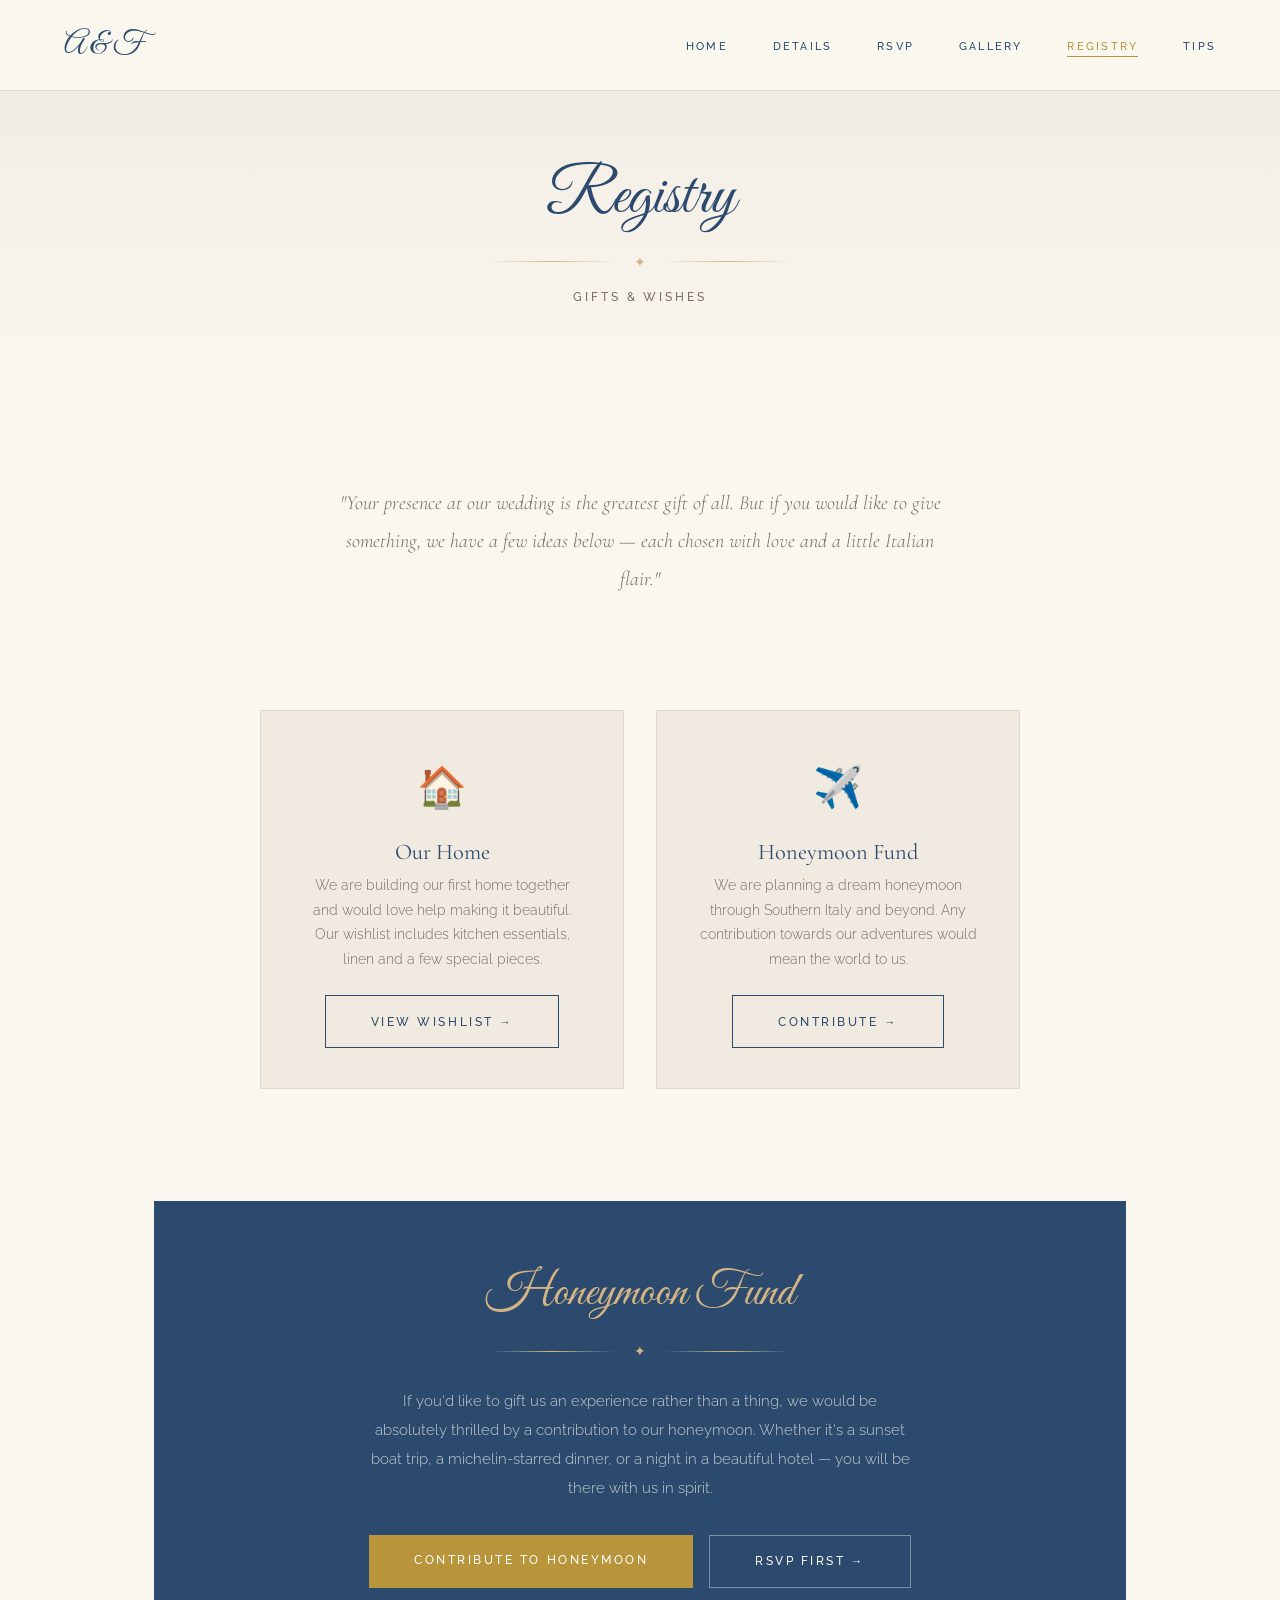
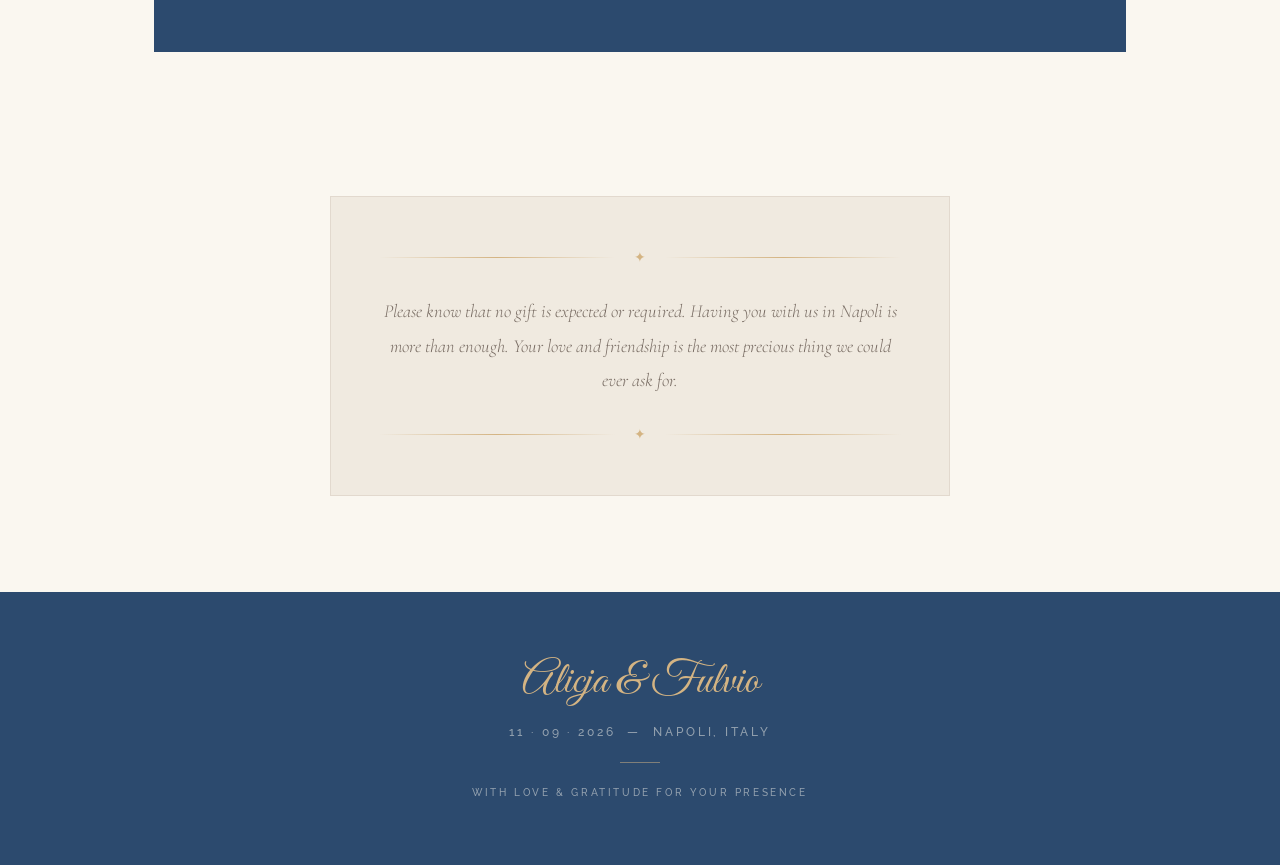
<file: registry.html>
<!DOCTYPE html>
<html lang="en">
<head>
  <meta charset="UTF-8" />
  <meta name="viewport" content="width=device-width, initial-scale=1.0" />
  <title>Registry — Alicja &amp; Fulvio</title>
  <meta name="description" content="Wedding registry and gift ideas for Alicja & Fulvio." />
  <link rel="preconnect" href="https://fonts.googleapis.com" />
  <link rel="preconnect" href="https://fonts.gstatic.com" crossorigin />
  <link rel="stylesheet" href="css/style.css" />
</head>
<body>

  <!-- ── Navigation ─────────────────────────────────────── -->
  <nav class="nav">
    <a href="index.html" class="nav-logo">A &amp; F</a>
    <ul class="nav-links">
      <li><a href="index.html">Home</a></li>
      <li><a href="details.html">Details</a></li>
      <li><a href="rsvp.html">RSVP</a></li>
      <li><a href="gallery.html">Gallery</a></li>
      <li><a href="registry.html" class="active">Registry</a></li>
      <li><a href="recommendations.html">Tips</a></li>
    </ul>
    <button class="nav-toggle" aria-label="Open menu">
      <span></span><span></span><span></span>
    </button>
  </nav>

  <!-- ── Page header ────────────────────────────────────── -->
  <header class="page-header">
    <span class="script" style="font-size:4rem;">Registry</span>
    <div class="ornament" style="max-width:300px; margin:0.8rem auto;">
      <span class="ornament-icon">✦</span>
    </div>
    <p class="caps" style="color:var(--text-light);">Gifts &amp; wishes</p>
  </header>

  <!-- ── Intro message ──────────────────────────────────── -->
  <div class="section" style="padding-bottom:1rem;">
    <p class="registry-intro fade-in">
      "Your presence at our wedding is the greatest gift of all.
      But if you would like to give something, we have a few ideas below —
      each chosen with love and a little Italian flair."
    </p>
  </div>

  <!-- ── Registry cards ────────────────────────────────────-->
  <div class="section" style="padding-top:2rem; padding-bottom:2rem;">
    <div class="grid-2 fade-in" style="max-width:760px; margin:0 auto;">

      <div class="registry-card">
        <div class="registry-card-icon">🏠</div>
        <h3>Our Home</h3>
        <p>
          We are building our first home together and would love help making it beautiful.
          Our wishlist includes kitchen essentials, linen and a few special pieces.
        </p>
        <!-- Replace # with your actual registry link -->
        <a href="#" class="btn btn-outline" target="_blank" rel="noopener">
          View Wishlist →
        </a>
      </div>

      <div class="registry-card">
        <div class="registry-card-icon">✈️</div>
        <h3>Honeymoon Fund</h3>
        <p>
          We are planning a dream honeymoon through Southern Italy and beyond.
          Any contribution towards our adventures would mean the world to us.
        </p>
        <!-- Replace # with your actual PayPal/bank link or honeymoon fund page -->
        <a href="#" class="btn btn-outline" target="_blank" rel="noopener">
          Contribute →
        </a>
      </div>

    </div>
  </div>

  <!-- ── Honeymoon fund banner ──────────────────────────── -->
  <div class="section" style="padding-top:1rem;">
    <div class="honeymoon-fund fade-in">
      <span class="script">Honeymoon Fund</span>

      <div class="ornament" style="max-width:300px; margin:0 auto 1.5rem;">
        <span class="ornament-icon" style="color:var(--gold-light);">✦</span>
      </div>

      <p>
        If you'd like to gift us an experience rather than a thing, we would be
        absolutely thrilled by a contribution to our honeymoon. Whether it's a sunset
        boat trip, a michelin-starred dinner, or a night in a beautiful hotel — you
        will be there with us in spirit.
      </p>

      <div style="display:flex; gap:1rem; justify-content:center; flex-wrap:wrap;">
        <!-- Replace # with your actual bank details page or PayPal/Revolut link -->
        <a href="#" class="btn btn-gold" target="_blank" rel="noopener">
          Contribute to Honeymoon
        </a>
        <a href="rsvp.html" class="btn btn-outline" style="color:var(--cream); border-color:rgba(250,247,240,0.4);">
          RSVP First →
        </a>
      </div>
    </div>
  </div>

  <!-- ── Kind note ─────────────────────────────────────── -->
  <div class="section fade-in" style="padding-top:3rem;">
    <div style="max-width:620px; margin:0 auto; text-align:center; padding:3rem; background:var(--ivory); border:1px solid var(--ivory-dark);">
      <div class="ornament" style="margin-bottom:1.5rem;"><span class="ornament-icon">✦</span></div>
      <p style="font-family:'Cormorant Garamond',serif; font-size:1.15rem; font-weight:300; font-style:italic; color:var(--text-light); line-height:1.9;">
        Please know that no gift is expected or required. Having you with us in Napoli
        is more than enough. Your love and friendship is the most precious thing we
        could ever ask for.
      </p>
      <div class="ornament" style="margin-top:1.5rem;"><span class="ornament-icon">✦</span></div>
    </div>
  </div>

  <!-- ── Footer ─────────────────────────────────────────── -->
  <footer class="footer">
    <span class="script">Alicja &amp; Fulvio</span>
    <p class="caps">11 · 09 · 2026 &nbsp;—&nbsp; Napoli, Italy</p>
    <div class="footer-divider"></div>
    <p class="caps" style="font-size:0.65rem;">With love &amp; gratitude for your presence</p>
  </footer>

  <script src="js/main.js"></script>
</body>
</html>
</file>
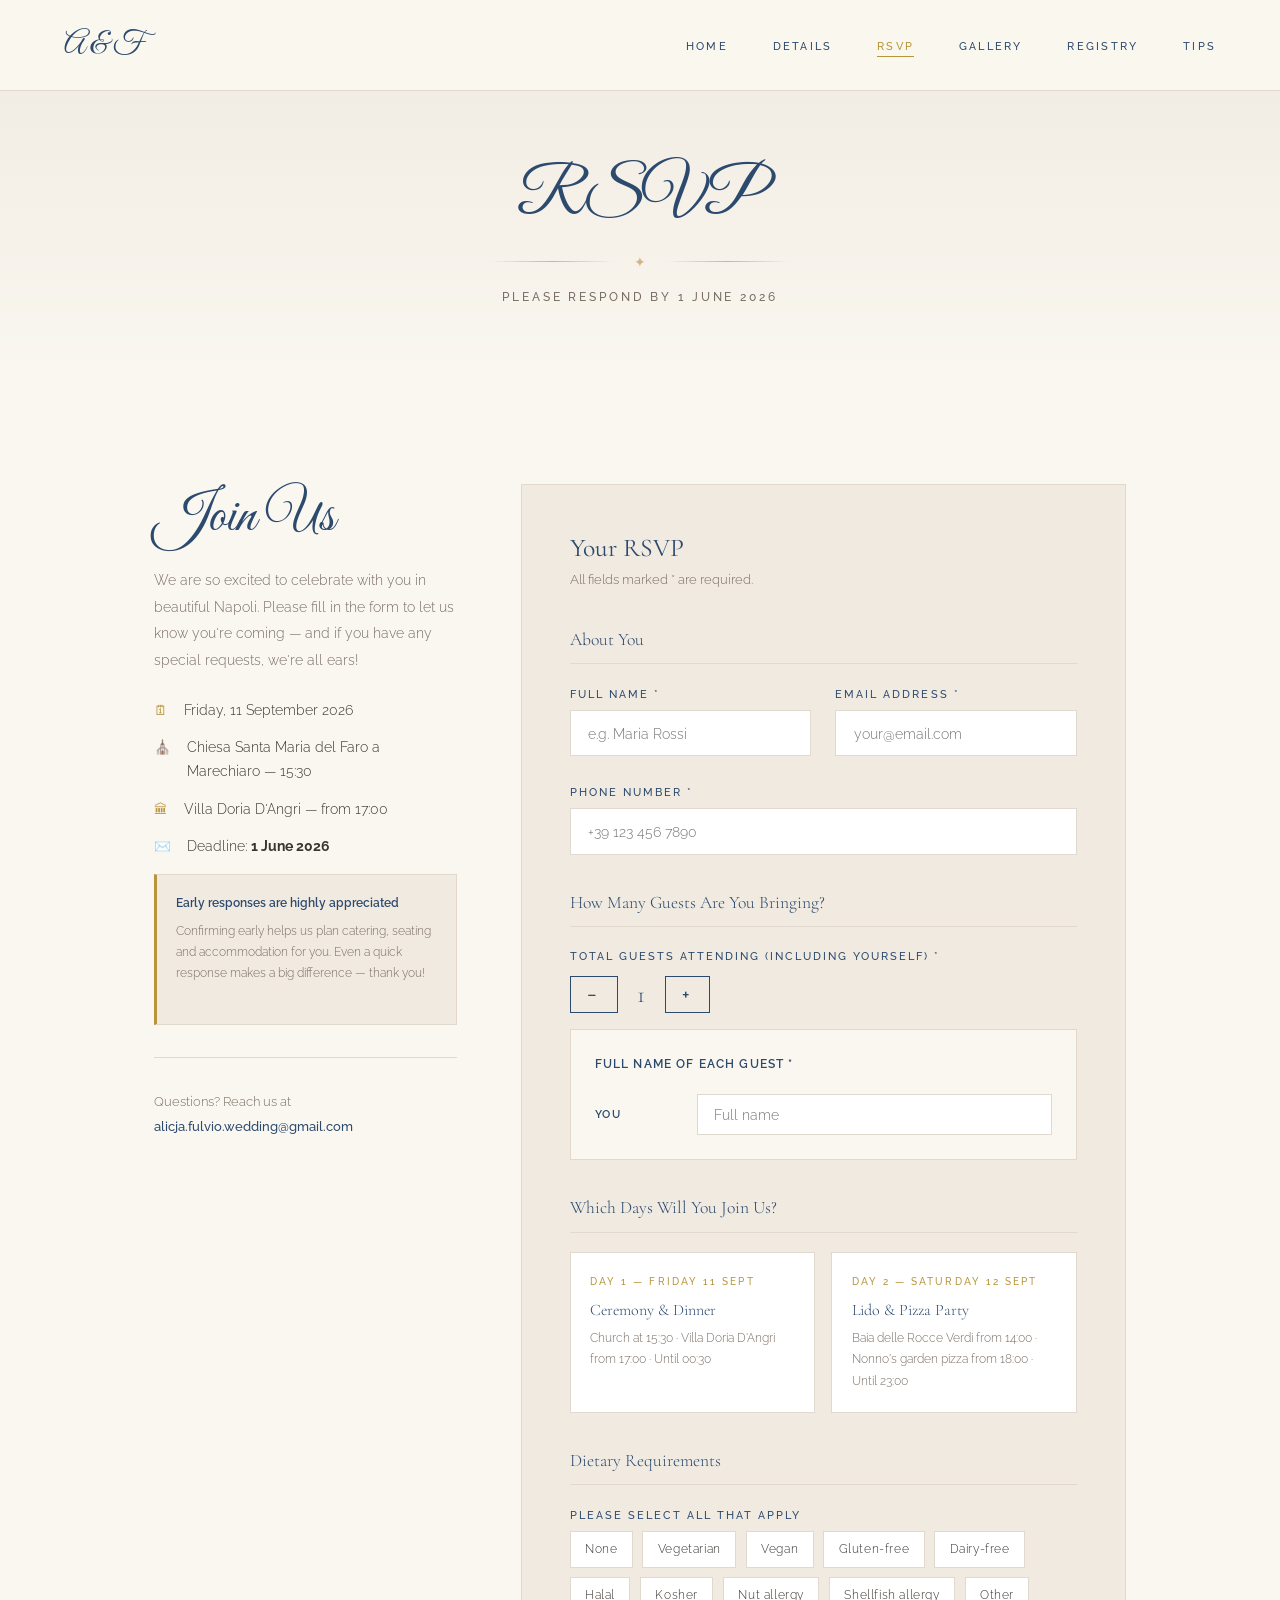
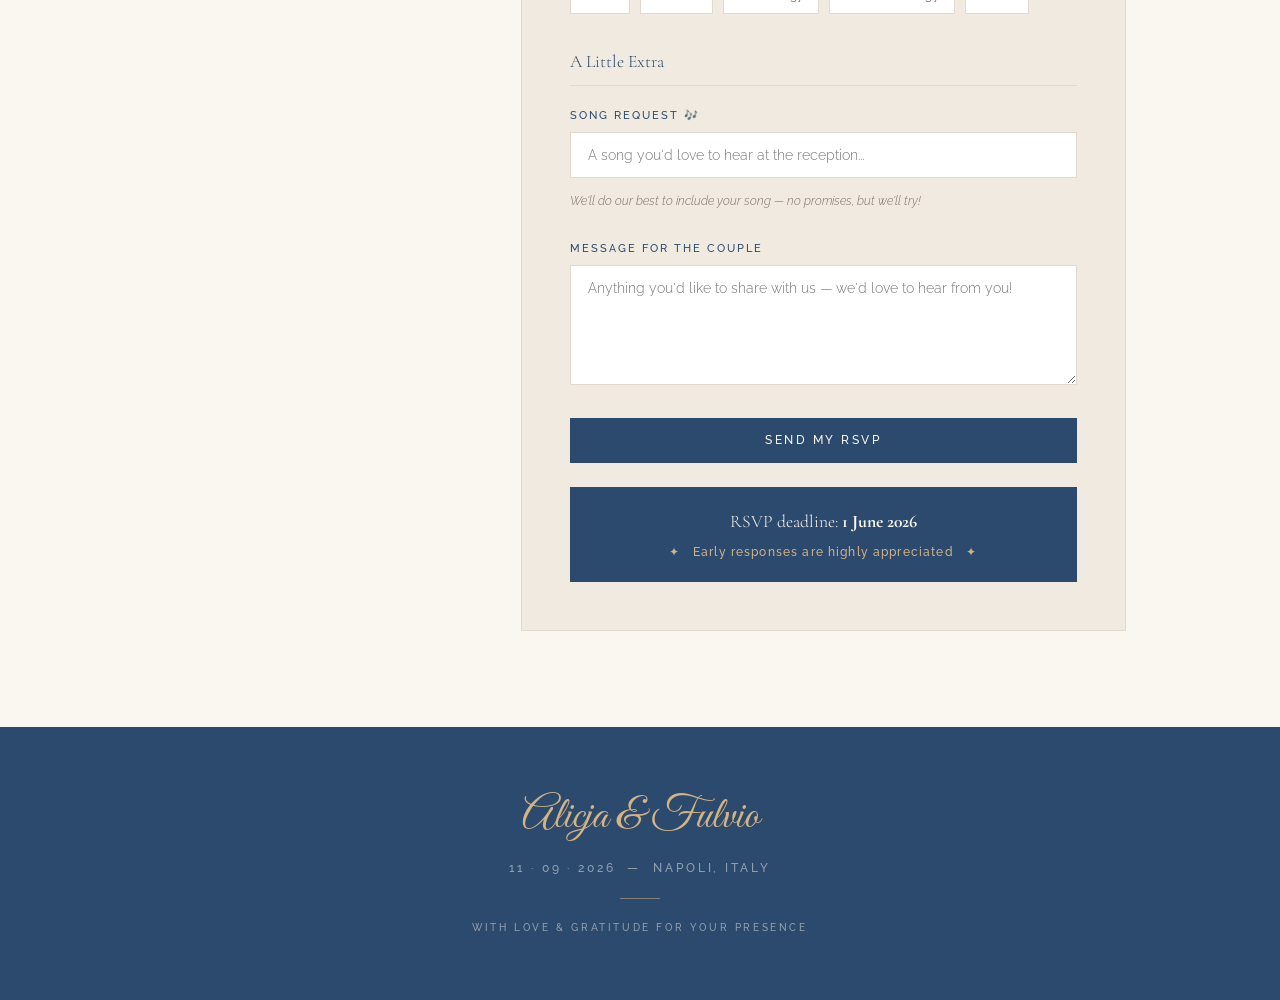
<file: rsvp.html>
<!DOCTYPE html>
<html lang="en">
<head>
  <meta charset="UTF-8" />
  <meta name="viewport" content="width=device-width, initial-scale=1.0" />
  <title>RSVP — Alicja &amp; Fulvio</title>
  <meta name="description" content="RSVP for the wedding of Alicja & Fulvio — 11 September 2026, Napoli." />
  <link rel="preconnect" href="https://fonts.googleapis.com" />
  <link rel="preconnect" href="https://fonts.gstatic.com" crossorigin />
  <link rel="stylesheet" href="css/style.css" />
  <style>
    .guest-names-section {
      background: var(--cream);
      border: 1px solid var(--ivory-dark);
      padding: 1.5rem;
      display: flex;
      flex-direction: column;
      gap: 0.8rem;
      margin-bottom: 1.6rem;
    }
    .guest-name-row {
      display: grid;
      grid-template-columns: auto 1fr;
      gap: 0.8rem;
      align-items: center;
    }
    .guest-name-label {
      font-size: 0.68rem;
      letter-spacing: 0.15em;
      text-transform: uppercase;
      font-weight: 600;
      color: var(--navy);
      white-space: nowrap;
      min-width: 90px;
    }
    .guest-count-controls {
      display: flex;
      align-items: center;
      gap: 0.8rem;
    }
    .guest-count-display {
      font-family: 'Cormorant Garamond', serif;
      font-size: 1.5rem;
      color: var(--navy);
      min-width: 2ch;
      text-align: center;
    }
    .deadline-banner {
      background: var(--navy);
      color: var(--cream);
      padding: 1.2rem 1.5rem;
      margin-top: 1.5rem;
      text-align: center;
    }
    .deadline-banner .deadline-main {
      font-family: 'Cormorant Garamond', serif;
      font-size: 1.1rem;
      margin-bottom: 0.3rem;
    }
    .deadline-banner .deadline-sub {
      font-size: 0.72rem;
      letter-spacing: 0.1em;
      color: var(--gold-light);
      font-weight: 500;
    }
  </style>
</head>
<body>

  <!-- ── Navigation ─────────────────────────────────────── -->
  <nav class="nav">
    <a href="index.html" class="nav-logo">A &amp; F</a>
    <ul class="nav-links">
      <li><a href="index.html">Home</a></li>
      <li><a href="details.html">Details</a></li>
      <li><a href="rsvp.html" class="active">RSVP</a></li>
      <li><a href="gallery.html">Gallery</a></li>
      <li><a href="registry.html">Registry</a></li>
      <li><a href="recommendations.html">Tips</a></li>
    </ul>
    <button class="nav-toggle" aria-label="Open menu">
      <span></span><span></span><span></span>
    </button>
  </nav>

  <!-- ── Page header ────────────────────────────────────── -->
  <header class="page-header">
    <span class="script" style="font-size:4rem;">RSVP</span>
    <div class="ornament" style="max-width:300px; margin:0.8rem auto;">
      <span class="ornament-icon">✦</span>
    </div>
    <p class="caps" style="color:var(--text-light);">Please respond by 1 June 2026</p>
  </header>

  <!-- ── RSVP layout ────────────────────────────────────── -->
  <div class="section">
    <div class="rsvp-layout">

      <!-- Aside -->
      <aside class="rsvp-aside fade-in">
        <span class="script">Join Us</span>
        <p>
          We are so excited to celebrate with you in beautiful Napoli.
          Please fill in the form to let us know you're coming — and if you have any
          special requests, we're all ears!
        </p>

        <div class="rsvp-info-item">
          <span class="rsvp-info-icon">🗓</span>
          <span>Friday, 11 September 2026</span>
        </div>
        <div class="rsvp-info-item">
          <span class="rsvp-info-icon">⛪</span>
          <span>Chiesa Santa Maria del Faro a Marechiaro — 15:30</span>
        </div>
        <div class="rsvp-info-item">
          <span class="rsvp-info-icon">🏛</span>
          <span>Villa Doria D'Angri — from 17:00</span>
        </div>
        <div class="rsvp-info-item">
          <span class="rsvp-info-icon">✉️</span>
          <span>Deadline: <strong>1 June 2026</strong></span>
        </div>

        <!-- Deadline urgency box -->
        <div style="background:var(--ivory); border:1px solid var(--ivory-dark); border-left:3px solid var(--gold); padding:1rem 1.2rem; margin-top:1rem;">
          <p style="font-size:0.78rem; color:var(--navy); font-weight:600; margin-bottom:0.3rem;">Early responses are highly appreciated</p>
          <p style="font-size:0.78rem; color:var(--text-light); line-height:1.7;">
            Confirming early helps us plan catering, seating and accommodation for you.
            Even a quick response makes a big difference — thank you!
          </p>
        </div>

        <div style="height:1px; background:var(--ivory-dark); margin:2rem 0;"></div>

        <p style="font-size:0.82rem; color:var(--text-light); line-height:1.9;">
          Questions? Reach us at<br />
          <a href="mailto:alicja.fulvio.wedding@gmail.com" style="color:var(--navy); font-weight:500;">
            alicja.fulvio.wedding@gmail.com
          </a>
        </p>
      </aside>

      <!-- Form area -->
      <div class="fade-in">

        <div class="rsvp-form" id="rsvp-form-wrapper">
          <h3>Your RSVP</h3>
          <p class="form-subtitle">All fields marked * are required.</p>

          <form id="rsvp-form" novalidate>

            <!-- Personal details -->
            <p class="form-section-label">About You</p>

            <div class="form-row">
              <div class="form-group">
                <label for="name">Full Name *</label>
                <input type="text" id="name" name="name" placeholder="e.g. Maria Rossi" required autocomplete="name" />
              </div>
              <div class="form-group">
                <label for="email">Email Address *</label>
                <input type="email" id="email" name="email" placeholder="your@email.com" required autocomplete="email" />
              </div>
            </div>

            <div class="form-group">
              <label for="phone">Phone Number *</label>
              <input type="tel" id="phone" name="phone" placeholder="+39 123 456 7890" required autocomplete="tel" />
            </div>

            <!-- Guest count + names -->
            <p class="form-section-label">How Many Guests Are You Bringing?</p>

            <div class="form-group" style="margin-bottom:0.8rem;">
              <label>Total guests attending (including yourself) *</label>
              <div class="guest-count-controls">
                <button type="button" id="guests-decrease" class="btn btn-outline"
                        style="padding:0.55rem 1rem; font-size:1.1rem; line-height:1;">−</button>
                <span class="guest-count-display" id="guests-display">1</span>
                <button type="button" id="guests-increase" class="btn btn-outline"
                        style="padding:0.55rem 1rem; font-size:1.1rem; line-height:1;">+</button>
                <input type="hidden" id="guests" name="guests" value="1" />
              </div>
            </div>

            <!-- Dynamic guest name fields -->
            <div class="guest-names-section" id="guest-names-section">
              <p style="font-size:0.72rem; letter-spacing:0.1em; text-transform:uppercase; font-weight:600; color:var(--navy); margin-bottom:0.4rem;">
                Full name of each guest *
              </p>
              <div id="guest-name-fields">
                <!-- Populated by JS -->
              </div>
            </div>

            <!-- Attendance -->
            <p class="form-section-label">Which Days Will You Join Us?</p>

            <div class="attendance-cards">
              <div class="attendance-card" data-day="1">
                <input type="checkbox" name="day1" value="yes" />
                <p class="attendance-card-day">Day 1 — Friday 11 Sept</p>
                <p class="attendance-card-title">Ceremony &amp; Dinner</p>
                <p class="attendance-card-desc">Church at 15:30 · Villa Doria D'Angri from 17:00 · Until 00:30</p>
              </div>
              <div class="attendance-card" data-day="2">
                <input type="checkbox" name="day2" value="yes" />
                <p class="attendance-card-day">Day 2 — Saturday 12 Sept</p>
                <p class="attendance-card-title">Lido &amp; Pizza Party</p>
                <p class="attendance-card-desc">Baia delle Rocce Verdi from 14:00 · Nonno's garden pizza from 18:00 · Until 23:00</p>
              </div>
            </div>

            <!-- Dietary -->
            <p class="form-section-label">Dietary Requirements</p>

            <div class="form-group" style="margin-bottom:0.5rem;">
              <label>Please select all that apply</label>
              <div class="dietary-chips">
                <span class="chip" data-value="none">None</span>
                <span class="chip" data-value="vegetarian">Vegetarian</span>
                <span class="chip" data-value="vegan">Vegan</span>
                <span class="chip" data-value="gluten-free">Gluten-free</span>
                <span class="chip" data-value="dairy-free">Dairy-free</span>
                <span class="chip" data-value="halal">Halal</span>
                <span class="chip" data-value="kosher">Kosher</span>
                <span class="chip" data-value="nut-allergy">Nut allergy</span>
                <span class="chip" data-value="shellfish-allergy">Shellfish allergy</span>
                <span class="chip" data-value="other">Other</span>
              </div>
            </div>

            <div class="form-group" id="dietary-other-group" style="display:none;">
              <label for="dietary-other">Please describe your dietary requirement</label>
              <input type="text" id="dietary-other" name="dietary_other" placeholder="e.g. low FODMAP, no cilantro..." />
            </div>

            <!-- Fun extras -->
            <p class="form-section-label">A Little Extra</p>

            <div class="form-group">
              <label for="song">Song Request 🎶</label>
              <input type="text" id="song" name="song" placeholder="A song you'd love to hear at the reception..." />
            </div>
            <p class="form-note">We'll do our best to include your song — no promises, but we'll try!</p>

            <div class="form-group">
              <label for="notes">Message for the Couple</label>
              <textarea id="notes" name="notes" placeholder="Anything you'd like to share with us — we'd love to hear from you!"></textarea>
            </div>

            <!-- Submit -->
            <button type="submit" class="btn btn-primary" style="width:100%; margin-top:0.5rem;">
              Send My RSVP
            </button>

            <div class="deadline-banner">
              <p class="deadline-main">RSVP deadline: <strong>1 June 2026</strong></p>
              <p class="deadline-sub">✦ &nbsp; Early responses are highly appreciated &nbsp; ✦</p>
            </div>

          </form>
        </div>

        <!-- Success message (hidden by default) -->
        <div id="rsvp-success" style="display:none; text-align:center; padding:4rem 2rem; background:var(--ivory); border:1px solid var(--ivory-dark);">
          <span class="script" style="font-size:3.5rem; display:block; margin-bottom:1rem; color:var(--navy);">Thank you!</span>
          <div class="ornament" style="max-width:300px; margin:0 auto 2rem;">
            <span class="ornament-icon">✦</span>
          </div>
          <p style="font-family:'Cormorant Garamond',serif; font-size:1.3rem; font-weight:300; font-style:italic; color:var(--text-light); margin-bottom:1.5rem; line-height:1.9;">
            We've received your RSVP, <span class="success-name"></span>!<br />
            We can't wait to celebrate with you in Napoli.
          </p>
          <p style="font-size:0.85rem; color:var(--text-light); margin-bottom:2rem;">
            Keep an eye on this website — we'll update it with more details closer to the date.
          </p>
          <a href="recommendations.html" class="btn btn-outline">Explore Napoli →</a>
        </div>

      </div>
    </div>
  </div>

  <!-- ── Footer ─────────────────────────────────────────── -->
  <footer class="footer">
    <span class="script">Alicja &amp; Fulvio</span>
    <p class="caps">11 · 09 · 2026 &nbsp;—&nbsp; Napoli, Italy</p>
    <div class="footer-divider"></div>
    <p class="caps" style="font-size:0.65rem;">With love &amp; gratitude for your presence</p>
  </footer>

  <script src="js/main.js"></script>
  <script>
    document.addEventListener('DOMContentLoaded', () => {

      // ── Dietary "other" toggle ─────────────────────────
      const otherChip  = document.querySelector('.chip[data-value="other"]');
      const otherGroup = document.getElementById('dietary-other-group');
      if (otherChip && otherGroup) {
        new MutationObserver(() => {
          otherGroup.style.display = otherChip.classList.contains('selected') ? 'flex' : 'none';
        }).observe(otherChip, { attributes: true, attributeFilter: ['class'] });
      }

      // ── Dynamic guest name fields ──────────────────────
      const guestsInput   = document.getElementById('guests');
      const guestsDisplay = document.getElementById('guests-display');
      const nameFields    = document.getElementById('guest-name-fields');
      const decreaseBtn   = document.getElementById('guests-decrease');
      const increaseBtn   = document.getElementById('guests-increase');

      function renderNameFields(count) {
        // Preserve existing values
        const existing = {};
        nameFields.querySelectorAll('input[data-index]').forEach(inp => {
          existing[inp.dataset.index] = inp.value;
        });

        nameFields.innerHTML = '';
        for (let i = 0; i < count; i++) {
          const label = i === 0 ? 'You' : `Guest ${i + 1}`;
          const row = document.createElement('div');
          row.className = 'guest-name-row';
          row.innerHTML = `
            <span class="guest-name-label">${label}</span>
            <input type="text"
                   name="guest_name_${i + 1}"
                   data-index="${i}"
                   placeholder="Full name"
                   required
                   style="background:var(--white); border:1px solid var(--ivory-dark); padding:0.7rem 1rem; font-family:'Raleway',sans-serif; font-size:0.9rem; font-weight:300; color:var(--text); outline:none; width:100%;"
                   value="${existing[i] || ''}" />
          `;
          nameFields.appendChild(row);
        }
      }

      function setGuestCount(count) {
        guestsInput.value   = count;
        guestsDisplay.textContent = count;
        decreaseBtn.disabled = count <= 1;
        increaseBtn.disabled = count >= 10;
        renderNameFields(count);
      }

      decreaseBtn.addEventListener('click', () => {
        const v = parseInt(guestsInput.value, 10);
        if (v > 1) setGuestCount(v - 1);
      });
      increaseBtn.addEventListener('click', () => {
        const v = parseInt(guestsInput.value, 10);
        if (v < 10) setGuestCount(v + 1);
      });

      // Initialise with 1 guest
      setGuestCount(1);
    });
  </script>
  <script src="js/rsvp.js"></script>
</body>
</html>
</file>
<file: css/style.css>
/* ============================================================
   Alicja & Fulvio — 11.09.2026 — Napoli
   Southern Italian Coastal Wedding Website
   ============================================================ */

@import url('https://fonts.googleapis.com/css2?family=Cormorant+Garamond:ital,wght@0,300;0,400;0,500;0,600;1,300;1,400;1,500&family=Great+Vibes&family=Raleway:wght@300;400;500;600&display=swap');

/* ── Variables ──────────────────────────────────────────── */
:root {
  --cream:        #FAF7F0;
  --ivory:        #F0EAE0;
  --ivory-dark:   #E2D9CE;
  --navy:         #2C4A6E;
  --navy-light:   #3D6088;
  --gold:         #B8953A;
  --gold-light:   #D4B483;
  --sage:         #7A9872;
  --sage-light:   #A8C4A2;
  --text:         #3A3530;
  --text-light:   #7A6E65;
  --white:        #FFFFFF;
}

/* ── Reset ──────────────────────────────────────────────── */
*, *::before, *::after { margin: 0; padding: 0; box-sizing: border-box; }
html { scroll-behavior: smooth; }

body {
  font-family: 'Raleway', sans-serif;
  background-color: var(--cream);
  color: var(--text);
  font-weight: 300;
  line-height: 1.8;
  font-size: 1rem;
}

img { max-width: 100%; display: block; }
a { color: inherit; text-decoration: none; }

/* ── Typography helpers ─────────────────────────────────── */
.script {
  font-family: 'Great Vibes', cursive;
  color: var(--navy);
  line-height: 1.2;
}

.serif {
  font-family: 'Cormorant Garamond', serif;
  font-weight: 400;
}

.caps {
  font-size: 0.72rem;
  letter-spacing: 0.25em;
  text-transform: uppercase;
  font-weight: 500;
}

h1, h2, h3, h4 {
  font-family: 'Cormorant Garamond', serif;
  font-weight: 400;
  color: var(--navy);
  line-height: 1.2;
}

/* ── Navigation ─────────────────────────────────────────── */
.nav {
  position: fixed;
  top: 0;
  width: 100%;
  z-index: 1000;
  padding: 1.1rem 4rem;
  display: flex;
  justify-content: space-between;
  align-items: center;
  background: rgba(250, 247, 240, 0.96);
  backdrop-filter: blur(10px);
  border-bottom: 1px solid var(--ivory-dark);
  transition: padding 0.3s ease, box-shadow 0.3s ease;
}

.nav.scrolled {
  padding: 0.8rem 4rem;
  box-shadow: 0 2px 20px rgba(44, 74, 110, 0.07);
}

.nav-logo {
  font-family: 'Great Vibes', cursive;
  font-size: 1.9rem;
  color: var(--navy);
  transition: color 0.3s ease;
}
.nav-logo:hover { color: var(--gold); }

.nav-links {
  list-style: none;
  display: flex;
  gap: 2.8rem;
  align-items: center;
}

.nav-links a {
  font-family: 'Raleway', sans-serif;
  font-weight: 500;
  font-size: 0.7rem;
  letter-spacing: 0.2em;
  text-transform: uppercase;
  color: var(--navy);
  transition: color 0.3s ease;
  position: relative;
  padding-bottom: 2px;
}

.nav-links a::after {
  content: '';
  position: absolute;
  bottom: -2px;
  left: 0;
  width: 0;
  height: 1px;
  background: var(--gold);
  transition: width 0.3s ease;
}

.nav-links a:hover::after,
.nav-links a.active::after { width: 100%; }
.nav-links a:hover,
.nav-links a.active { color: var(--gold); }

.nav-toggle {
  display: none;
  flex-direction: column;
  gap: 5px;
  cursor: pointer;
  background: none;
  border: none;
  padding: 4px;
}
.nav-toggle span {
  display: block;
  width: 22px;
  height: 1.5px;
  background: var(--navy);
  transition: all 0.3s ease;
}

/* ── Ornamental dividers ────────────────────────────────── */
.ornament {
  display: flex;
  align-items: center;
  gap: 1.2rem;
  color: var(--gold-light);
  user-select: none;
}
.ornament::before,
.ornament::after {
  content: '';
  flex: 1;
  height: 1px;
  background: linear-gradient(to right, transparent, var(--gold-light), transparent);
}
.ornament-icon { font-size: 0.85rem; }

/* ── Page header (inner pages) ──────────────────────────── */
.page-header {
  padding: 10rem 2rem 5rem;
  text-align: center;
  background: linear-gradient(180deg, var(--ivory) 0%, var(--cream) 100%);
  position: relative;
}

.page-header::before {
  content: '';
  position: absolute;
  bottom: 0; left: 0; right: 0;
  height: 60px;
  background: linear-gradient(to bottom, transparent, var(--cream));
}

.page-header .script { font-size: 4rem; display: block; margin-bottom: 0.4rem; }
.page-header .caps { color: var(--text-light); }

/* ── Section wrapper ────────────────────────────────────── */
.section {
  padding: 6rem 4rem;
  max-width: 1100px;
  margin: 0 auto;
}

.section-center { text-align: center; }

.section-title {
  margin-bottom: 4rem;
}
.section-title .script { font-size: 3.5rem; display: block; margin-bottom: 0.3rem; }
.section-title .caps { color: var(--text-light); }

/* ── Buttons ────────────────────────────────────────────── */
.btn {
  display: inline-block;
  padding: 0.95rem 2.8rem;
  font-family: 'Raleway', sans-serif;
  font-weight: 500;
  font-size: 0.72rem;
  letter-spacing: 0.22em;
  text-transform: uppercase;
  cursor: pointer;
  border: none;
  transition: all 0.3s ease;
  outline: none;
}

.btn-primary {
  background: var(--navy);
  color: var(--cream);
}
.btn-primary:hover { background: var(--navy-light); }

.btn-outline {
  background: transparent;
  color: var(--navy);
  border: 1px solid var(--navy);
}
.btn-outline:hover {
  background: var(--navy);
  color: var(--cream);
}

.btn-gold {
  background: var(--gold);
  color: var(--white);
}
.btn-gold:hover { background: #9c7e30; }

/* ── Cards ──────────────────────────────────────────────── */
.card {
  background: var(--ivory);
  border: 1px solid var(--ivory-dark);
  padding: 2.5rem;
  transition: transform 0.3s ease, box-shadow 0.3s ease;
}
.card:hover {
  transform: translateY(-3px);
  box-shadow: 0 8px 30px rgba(44, 74, 110, 0.08);
}

/* ── Grid helpers ───────────────────────────────────────── */
.grid-2 { display: grid; grid-template-columns: repeat(2, 1fr); gap: 2rem; }
.grid-3 { display: grid; grid-template-columns: repeat(3, 1fr); gap: 2rem; }
.grid-4 { display: grid; grid-template-columns: repeat(4, 1fr); gap: 1.5rem; }

/* ── Form elements ──────────────────────────────────────── */
.form-group {
  display: flex;
  flex-direction: column;
  gap: 0.4rem;
  margin-bottom: 1.6rem;
}

.form-group label {
  font-size: 0.7rem;
  letter-spacing: 0.18em;
  text-transform: uppercase;
  font-weight: 500;
  color: var(--navy);
}

.form-group input,
.form-group select,
.form-group textarea {
  background: var(--white);
  border: 1px solid var(--ivory-dark);
  padding: 0.85rem 1.1rem;
  font-family: 'Raleway', sans-serif;
  font-size: 0.9rem;
  font-weight: 300;
  color: var(--text);
  transition: border-color 0.3s ease;
  outline: none;
  width: 100%;
}

.form-group input:focus,
.form-group select:focus,
.form-group textarea:focus {
  border-color: var(--navy);
}

.form-group textarea {
  resize: vertical;
  min-height: 120px;
}

.form-group select {
  appearance: none;
  background-image: url("data:image/svg+xml,%3Csvg xmlns='http://www.w3.org/2000/svg' width='12' height='8' viewBox='0 0 12 8'%3E%3Cpath d='M1 1l5 5 5-5' stroke='%232C4A6E' stroke-width='1.5' fill='none'/%3E%3C/svg%3E");
  background-repeat: no-repeat;
  background-position: right 1rem center;
  padding-right: 2.5rem;
}

/* Radio/checkbox groups */
.radio-group,
.checkbox-group {
  display: flex;
  flex-direction: column;
  gap: 0.6rem;
}

.radio-group.horizontal,
.checkbox-group.horizontal {
  flex-direction: row;
  flex-wrap: wrap;
  gap: 1.2rem;
}

.radio-option,
.checkbox-option {
  display: flex;
  align-items: center;
  gap: 0.7rem;
  cursor: pointer;
  font-size: 0.88rem;
}

.radio-option input,
.checkbox-option input {
  width: 16px;
  height: 16px;
  accent-color: var(--navy);
  cursor: pointer;
  flex-shrink: 0;
}

.form-row {
  display: grid;
  grid-template-columns: 1fr 1fr;
  gap: 1.5rem;
}

/* ── Footer ─────────────────────────────────────────────── */
.footer {
  background: var(--navy);
  color: var(--cream);
  text-align: center;
  padding: 4rem 2rem;
}
.footer .script {
  font-size: 2.8rem;
  color: var(--gold-light);
  display: block;
  margin-bottom: 0.8rem;
}
.footer .caps { color: rgba(250, 247, 240, 0.5); }
.footer-divider {
  width: 40px;
  height: 1px;
  background: var(--gold-light);
  margin: 1.2rem auto;
  opacity: 0.5;
}

/* ── Toast notification ─────────────────────────────────── */
.toast {
  position: fixed;
  bottom: 2rem;
  left: 50%;
  transform: translateX(-50%) translateY(80px);
  background: var(--navy);
  color: var(--cream);
  padding: 1rem 2rem;
  font-size: 0.82rem;
  letter-spacing: 0.05em;
  z-index: 9999;
  transition: transform 0.4s ease;
  pointer-events: none;
  white-space: nowrap;
}
.toast.show { transform: translateX(-50%) translateY(0); }
.toast.success { background: var(--sage); }
.toast.error { background: #a0503a; }

/* ── Fade-in animation ──────────────────────────────────── */
.fade-in {
  opacity: 0;
  transform: translateY(24px);
  transition: opacity 0.7s ease, transform 0.7s ease;
}
.fade-in.visible {
  opacity: 1;
  transform: translateY(0);
}

/* ── Responsive ─────────────────────────────────────────── */
@media (max-width: 900px) {
  .grid-3 { grid-template-columns: repeat(2, 1fr); }
  .grid-4 { grid-template-columns: repeat(2, 1fr); }
  .section { padding: 5rem 2.5rem; }
}

@media (max-width: 640px) {
  .nav { padding: 1rem 1.5rem; }
  .nav.scrolled { padding: 0.75rem 1.5rem; }
  .nav-links {
    display: none;
    flex-direction: column;
    position: absolute;
    top: 100%;
    left: 0;
    right: 0;
    background: rgba(250, 247, 240, 0.98);
    padding: 1.5rem 2rem 2rem;
    gap: 1.5rem;
    border-bottom: 1px solid var(--ivory-dark);
    text-align: center;
  }
  .nav-links.open { display: flex; }
  .nav-toggle { display: flex; }
  .grid-2 { grid-template-columns: 1fr; }
  .grid-3 { grid-template-columns: 1fr; }
  .grid-4 { grid-template-columns: 1fr 1fr; }
  .form-row { grid-template-columns: 1fr; }
  .section { padding: 4rem 1.5rem; }
  .page-header { padding: 8rem 1.5rem 4rem; }
  .page-header .script { font-size: 2.8rem; }
}


/* ================================================================
   PAGE-SPECIFIC STYLES
   ================================================================ */

/* ── HOME — Hero ────────────────────────────────────────── */
.hero {
  min-height: 100vh;
  display: flex;
  align-items: center;
  justify-content: center;
  text-align: center;
  padding: 7rem 2rem 5rem;
  position: relative;
  overflow: hidden;
  background:
    radial-gradient(ellipse at 20% 15%, rgba(212, 180, 131, 0.12) 0%, transparent 45%),
    radial-gradient(ellipse at 80% 85%, rgba(122, 152, 114, 0.10) 0%, transparent 45%),
    radial-gradient(ellipse at 60% 10%, rgba(44, 74, 110, 0.05) 0%, transparent 40%),
    var(--cream);
}

.hero-frame {
  position: relative;
  padding: 4rem 5rem;
  max-width: 680px;
  width: 100%;
}

.hero-frame::before,
.hero-frame::after {
  content: '';
  position: absolute;
  width: 50px;
  height: 50px;
  border-color: var(--gold-light);
  border-style: solid;
  opacity: 0.6;
}
.hero-frame::before { top: 0; left: 0; border-width: 1px 0 0 1px; }
.hero-frame::after  { bottom: 0; right: 0; border-width: 0 1px 1px 0; }

.hero-eyebrow {
  font-size: 0.68rem;
  letter-spacing: 0.35em;
  text-transform: uppercase;
  font-weight: 500;
  color: var(--text-light);
  margin-bottom: 1.5rem;
  display: block;
}

.hero-names {
  font-family: 'Great Vibes', cursive;
  font-size: clamp(4rem, 10vw, 6.5rem);
  color: var(--navy);
  line-height: 1.1;
  display: block;
  margin-bottom: 1.2rem;
}

.hero-date {
  font-family: 'Cormorant Garamond', serif;
  font-size: 1.3rem;
  font-weight: 300;
  letter-spacing: 0.35em;
  color: var(--navy);
  margin-bottom: 0.3rem;
}

.hero-location {
  font-size: 0.78rem;
  letter-spacing: 0.3em;
  text-transform: uppercase;
  font-weight: 500;
  color: var(--text-light);
  margin-bottom: 2rem;
}

.hero-countdown {
  display: flex;
  justify-content: center;
  gap: 2.5rem;
  margin: 2.5rem 0 3rem;
}

.countdown-unit {
  display: flex;
  flex-direction: column;
  align-items: center;
  gap: 0.2rem;
}

.countdown-number {
  font-family: 'Cormorant Garamond', serif;
  font-size: 3rem;
  font-weight: 300;
  color: var(--navy);
  line-height: 1;
  min-width: 3ch;
}

.countdown-label {
  font-size: 0.6rem;
  letter-spacing: 0.2em;
  text-transform: uppercase;
  color: var(--text-light);
  font-weight: 500;
}

.countdown-dot {
  font-family: 'Cormorant Garamond', serif;
  font-size: 3rem;
  font-weight: 300;
  color: var(--gold-light);
  line-height: 1;
  padding-top: 0;
}

.hero-actions {
  display: flex;
  gap: 1.2rem;
  justify-content: center;
  flex-wrap: wrap;
}

.hero-scroll {
  position: absolute;
  bottom: 2rem;
  left: 50%;
  transform: translateX(-50%);
  display: flex;
  flex-direction: column;
  align-items: center;
  gap: 0.5rem;
  color: var(--text-light);
  animation: bounce 2s infinite;
}
.hero-scroll span {
  font-size: 0.6rem;
  letter-spacing: 0.2em;
  text-transform: uppercase;
}
.hero-scroll-arrow {
  width: 1px;
  height: 30px;
  background: linear-gradient(to bottom, var(--gold-light), transparent);
}

@keyframes bounce {
  0%, 100% { transform: translateX(-50%) translateY(0); }
  50% { transform: translateX(-50%) translateY(6px); }
}

/* Home — intro strip */
.intro-strip {
  background: var(--navy);
  padding: 3rem 4rem;
  text-align: center;
}
.intro-strip p {
  font-family: 'Cormorant Garamond', serif;
  font-size: 1.5rem;
  font-weight: 300;
  font-style: italic;
  color: var(--cream);
  max-width: 700px;
  margin: 0 auto;
  line-height: 1.7;
}

/* Home — quick-info cards */
.quick-info {
  padding: 5rem 4rem;
  max-width: 1100px;
  margin: 0 auto;
}
.info-card {
  background: var(--ivory);
  border: 1px solid var(--ivory-dark);
  padding: 2.5rem 2rem;
  text-align: center;
}
.info-card-icon {
  font-size: 1.8rem;
  margin-bottom: 1rem;
  display: block;
}
.info-card h3 {
  font-size: 1.3rem;
  margin-bottom: 0.5rem;
}
.info-card p {
  font-size: 0.85rem;
  color: var(--text-light);
  margin-bottom: 1.2rem;
}

/* ── DETAILS ────────────────────────────────────────────── */
.timeline {
  position: relative;
  padding-left: 2rem;
}
.timeline::before {
  content: '';
  position: absolute;
  left: 0;
  top: 6px;
  bottom: 6px;
  width: 1px;
  background: linear-gradient(to bottom, var(--gold-light), transparent);
}

.timeline-item {
  position: relative;
  padding-left: 2.5rem;
  padding-bottom: 3rem;
}
.timeline-item:last-child { padding-bottom: 0; }

.timeline-dot {
  position: absolute;
  left: -2.5rem;
  top: 6px;
  width: 10px;
  height: 10px;
  border-radius: 50%;
  background: var(--gold);
  border: 2px solid var(--cream);
  box-shadow: 0 0 0 1px var(--gold);
}

.timeline-time {
  font-size: 0.68rem;
  letter-spacing: 0.2em;
  text-transform: uppercase;
  color: var(--gold);
  font-weight: 500;
  margin-bottom: 0.3rem;
}

.timeline-title {
  font-size: 1.4rem;
  margin-bottom: 0.4rem;
}

.timeline-desc {
  font-size: 0.88rem;
  color: var(--text-light);
}

.day-header {
  display: flex;
  align-items: center;
  gap: 1.5rem;
  margin-bottom: 3rem;
}
.day-header h2 {
  font-size: 2rem;
  white-space: nowrap;
}
.day-header::after {
  content: '';
  flex: 1;
  height: 1px;
  background: var(--ivory-dark);
}

.venue-card {
  background: var(--ivory);
  border: 1px solid var(--ivory-dark);
  padding: 3rem;
  display: grid;
  grid-template-columns: 1fr 1fr;
  gap: 3rem;
  align-items: center;
}

.venue-detail {
  display: flex;
  flex-direction: column;
  gap: 0.2rem;
  margin-bottom: 1.2rem;
}
.venue-detail .label {
  font-size: 0.65rem;
  letter-spacing: 0.2em;
  text-transform: uppercase;
  color: var(--gold);
  font-weight: 500;
}
.venue-detail .value {
  font-family: 'Cormorant Garamond', serif;
  font-size: 1.1rem;
  color: var(--navy);
}

.dress-code-card {
  background: var(--navy);
  color: var(--cream);
  padding: 3rem;
  text-align: center;
}
.dress-code-card .script { font-size: 3rem; color: var(--gold-light); }
.dress-code-card p {
  font-size: 0.88rem;
  color: rgba(250, 247, 240, 0.7);
  max-width: 500px;
  margin: 1rem auto 0;
}

/* ── RSVP ───────────────────────────────────────────────── */
.rsvp-layout {
  display: grid;
  grid-template-columns: 1fr 2fr;
  gap: 4rem;
  align-items: start;
}

.rsvp-aside {
  position: sticky;
  top: 7rem;
}
.rsvp-aside .script { font-size: 3.5rem; display: block; margin-bottom: 1rem; }
.rsvp-aside p {
  font-size: 0.88rem;
  color: var(--text-light);
  margin-bottom: 1.5rem;
  line-height: 1.9;
}
.rsvp-aside .rsvp-info-item {
  display: flex;
  gap: 1rem;
  margin-bottom: 0.8rem;
  font-size: 0.85rem;
}
.rsvp-aside .rsvp-info-item .rsvp-info-icon { color: var(--gold); }

.rsvp-form {
  background: var(--ivory);
  border: 1px solid var(--ivory-dark);
  padding: 3rem;
}

.rsvp-form h3 {
  font-size: 1.6rem;
  margin-bottom: 0.3rem;
}
.rsvp-form .form-subtitle {
  font-size: 0.82rem;
  color: var(--text-light);
  margin-bottom: 2rem;
}

.form-section-label {
  font-family: 'Cormorant Garamond', serif;
  font-size: 1.1rem;
  color: var(--navy);
  margin: 2rem 0 1.2rem;
  padding-bottom: 0.5rem;
  border-bottom: 1px solid var(--ivory-dark);
}

.attendance-cards {
  display: grid;
  grid-template-columns: 1fr 1fr;
  gap: 1rem;
  margin-bottom: 1.6rem;
}

.attendance-card {
  border: 1px solid var(--ivory-dark);
  padding: 1.2rem;
  cursor: pointer;
  transition: all 0.3s ease;
  background: var(--white);
  position: relative;
}
.attendance-card:hover { border-color: var(--navy); }
.attendance-card.selected {
  border-color: var(--navy);
  background: rgba(44, 74, 110, 0.04);
}
.attendance-card.selected::after {
  content: '✓';
  position: absolute;
  top: 0.5rem;
  right: 0.7rem;
  color: var(--navy);
  font-size: 0.9rem;
}

.attendance-card input[type="checkbox"] {
  position: absolute;
  opacity: 0;
  pointer-events: none;
}

.attendance-card-day {
  font-size: 0.65rem;
  letter-spacing: 0.2em;
  text-transform: uppercase;
  color: var(--gold);
  font-weight: 500;
  margin-bottom: 0.3rem;
}
.attendance-card-title {
  font-family: 'Cormorant Garamond', serif;
  font-size: 1rem;
  color: var(--navy);
  margin-bottom: 0.2rem;
}
.attendance-card-desc {
  font-size: 0.75rem;
  color: var(--text-light);
}

.dietary-chips {
  display: flex;
  flex-wrap: wrap;
  gap: 0.6rem;
}
.chip {
  padding: 0.4rem 0.9rem;
  border: 1px solid var(--ivory-dark);
  font-size: 0.75rem;
  letter-spacing: 0.05em;
  cursor: pointer;
  transition: all 0.25s ease;
  background: var(--white);
  user-select: none;
}
.chip:hover { border-color: var(--navy); color: var(--navy); }
.chip.selected {
  background: var(--navy);
  color: var(--cream);
  border-color: var(--navy);
}

.form-note {
  font-size: 0.75rem;
  color: var(--text-light);
  font-style: italic;
  margin-top: -0.8rem;
  margin-bottom: 1.6rem;
}

.rsvp-deadline {
  background: var(--cream);
  border: 1px solid var(--ivory-dark);
  padding: 1rem 1.5rem;
  font-size: 0.8rem;
  color: var(--text-light);
  margin-top: 1.5rem;
  text-align: center;
}
.rsvp-deadline strong { color: var(--navy); }

/* ── GALLERY ────────────────────────────────────────────── */
.gallery-grid {
  display: grid;
  grid-template-columns: repeat(3, 1fr);
  gap: 0.8rem;
}

.gallery-item {
  overflow: hidden;
  aspect-ratio: 1;
  background: var(--ivory);
  border: 1px solid var(--ivory-dark);
  position: relative;
  cursor: pointer;
}

.gallery-item img {
  width: 100%;
  height: 100%;
  object-fit: cover;
  transition: transform 0.5s ease;
}
.gallery-item:hover img { transform: scale(1.05); }

.gallery-item.tall { grid-row: span 2; aspect-ratio: auto; }
.gallery-item.wide { grid-column: span 2; aspect-ratio: auto; }

.gallery-placeholder {
  display: flex;
  flex-direction: column;
  align-items: center;
  justify-content: center;
  height: 100%;
  min-height: 200px;
  color: var(--text-light);
  gap: 0.5rem;
}
.gallery-placeholder-icon { font-size: 2rem; opacity: 0.4; }
.gallery-placeholder-text { font-size: 0.75rem; letter-spacing: 0.1em; opacity: 0.6; }

/* Lightbox */
.lightbox {
  display: none;
  position: fixed;
  inset: 0;
  background: rgba(44, 74, 110, 0.9);
  z-index: 9998;
  align-items: center;
  justify-content: center;
}
.lightbox.open { display: flex; }
.lightbox img { max-width: 90vw; max-height: 90vh; object-fit: contain; }
.lightbox-close {
  position: absolute;
  top: 1.5rem;
  right: 2rem;
  color: var(--cream);
  font-size: 2rem;
  cursor: pointer;
  background: none;
  border: none;
  line-height: 1;
}

/* ── REGISTRY ───────────────────────────────────────────── */
.registry-intro {
  max-width: 620px;
  margin: 0 auto 4rem;
  text-align: center;
  font-family: 'Cormorant Garamond', serif;
  font-size: 1.25rem;
  font-weight: 300;
  font-style: italic;
  color: var(--text-light);
  line-height: 1.9;
}

.registry-card {
  background: var(--ivory);
  border: 1px solid var(--ivory-dark);
  padding: 2.5rem;
  text-align: center;
  transition: transform 0.3s ease, box-shadow 0.3s ease;
}
.registry-card:hover {
  transform: translateY(-3px);
  box-shadow: 0 8px 30px rgba(44, 74, 110, 0.08);
}
.registry-card-icon { font-size: 2.5rem; margin-bottom: 1rem; }
.registry-card h3 { font-size: 1.4rem; margin-bottom: 0.5rem; }
.registry-card p {
  font-size: 0.85rem;
  color: var(--text-light);
  margin-bottom: 1.5rem;
}

.honeymoon-fund {
  background: var(--navy);
  padding: 4rem;
  text-align: center;
  margin-top: 4rem;
}
.honeymoon-fund .script { font-size: 3rem; color: var(--gold-light); display: block; margin-bottom: 1rem; }
.honeymoon-fund p {
  color: rgba(250, 247, 240, 0.75);
  max-width: 540px;
  margin: 0 auto 2rem;
  font-size: 0.95rem;
  line-height: 1.9;
}

/* ── RECOMMENDATIONS ────────────────────────────────────── */
.rec-section {
  margin-bottom: 5rem;
}
.rec-section-header {
  display: flex;
  align-items: center;
  gap: 1.5rem;
  margin-bottom: 2.5rem;
}
.rec-section-header h2 { font-size: 2rem; white-space: nowrap; }
.rec-section-header::after { content: ''; flex: 1; height: 1px; background: var(--ivory-dark); }
.rec-section-icon { font-size: 1.5rem; }

.rec-card {
  background: var(--ivory);
  border: 1px solid var(--ivory-dark);
  padding: 1.8rem 2rem;
  transition: transform 0.3s ease, box-shadow 0.3s ease;
}
.rec-card:hover {
  transform: translateY(-2px);
  box-shadow: 0 6px 20px rgba(44, 74, 110, 0.07);
}
.rec-card-tag {
  font-size: 0.6rem;
  letter-spacing: 0.2em;
  text-transform: uppercase;
  font-weight: 600;
  color: var(--gold);
  margin-bottom: 0.4rem;
  display: block;
}
.rec-card h3 {
  font-size: 1.2rem;
  margin-bottom: 0.3rem;
}
.rec-card p {
  font-size: 0.83rem;
  color: var(--text-light);
  line-height: 1.7;
}
.rec-card-meta {
  margin-top: 0.8rem;
  font-size: 0.75rem;
  color: var(--text-light);
  display: flex;
  gap: 1.2rem;
  flex-wrap: wrap;
}
.rec-card-meta span { display: flex; align-items: center; gap: 0.3rem; }

.transport-steps {
  display: flex;
  flex-direction: column;
  gap: 1rem;
}
.transport-step {
  display: grid;
  grid-template-columns: 2.5rem 1fr;
  gap: 1rem;
  align-items: start;
}
.transport-step-number {
  width: 2.5rem;
  height: 2.5rem;
  background: var(--navy);
  color: var(--cream);
  display: flex;
  align-items: center;
  justify-content: center;
  font-family: 'Cormorant Garamond', serif;
  font-size: 1.1rem;
  flex-shrink: 0;
}
.transport-step-content h4 { font-size: 1rem; margin-bottom: 0.2rem; }
.transport-step-content p { font-size: 0.83rem; color: var(--text-light); }

@media (max-width: 900px) {
  .rsvp-layout { grid-template-columns: 1fr; }
  .rsvp-aside { position: static; }
  .venue-card { grid-template-columns: 1fr; }
  .gallery-grid { grid-template-columns: repeat(2, 1fr); }
  .gallery-item.wide { grid-column: span 1; }
  .gallery-item.tall { grid-row: span 1; }
  .intro-strip { padding: 3rem 2rem; }
  .quick-info { padding: 4rem 2rem; }
}

@media (max-width: 640px) {
  .hero-frame { padding: 3rem 1.5rem; }
  .hero-countdown { gap: 1.5rem; }
  .countdown-number { font-size: 2.2rem; }
  .attendance-cards { grid-template-columns: 1fr; }
  .rsvp-form { padding: 2rem 1.5rem; }
  .gallery-grid { grid-template-columns: repeat(2, 1fr); }
  .honeymoon-fund { padding: 3rem 1.5rem; }
  .rec-section-header h2 { font-size: 1.5rem; }
}

/* ── FAQ accordion ──────────────────────────────────────── */
.faq-list {
  max-width: 740px;
  margin: 0 auto;
  display: flex;
  flex-direction: column;
  gap: 0.5rem;
}

.faq-item {
  border: 1px solid var(--ivory-dark);
  background: var(--ivory);
  overflow: hidden;
}

.faq-question {
  display: flex;
  justify-content: space-between;
  align-items: center;
  width: 100%;
  padding: 1.3rem 1.8rem;
  background: none;
  border: none;
  cursor: pointer;
  text-align: left;
  gap: 1rem;
  font-family: 'Cormorant Garamond', serif;
  font-size: 1.15rem;
  font-weight: 400;
  color: var(--navy);
  transition: background 0.2s ease;
}
.faq-question:hover { background: rgba(44,74,110,0.03); }

.faq-icon {
  width: 24px;
  height: 24px;
  border: 1px solid var(--gold-light);
  border-radius: 50%;
  display: flex;
  align-items: center;
  justify-content: center;
  flex-shrink: 0;
  color: var(--gold);
  font-size: 1.1rem;
  font-weight: 300;
  font-family: 'Cormorant Garamond', serif;
  transition: transform 0.3s ease, background 0.2s ease;
}
.faq-item.open .faq-icon {
  transform: rotate(45deg);
  background: var(--navy);
  border-color: var(--navy);
  color: var(--cream);
}

.faq-answer {
  max-height: 0;
  overflow: hidden;
  transition: max-height 0.4s ease;
}
.faq-answer-inner {
  padding: 0 1.8rem 1.4rem;
  font-size: 0.9rem;
  color: var(--text-light);
  line-height: 1.9;
  border-top: 1px solid var(--ivory-dark);
  padding-top: 1rem;
}
.faq-answer-inner strong { color: var(--navy); font-weight: 600; }

/* ── Single-page section dividers ───────────────────────── */
.sp-section {
  padding: 6rem 4rem;
  max-width: 1100px;
  margin: 0 auto;
}
.sp-section-full {
  padding: 6rem 4rem;
}
.sp-section-dark {
  background: var(--navy);
  padding: 6rem 4rem;
}
.sp-section-ivory {
  background: var(--ivory);
  padding: 6rem 4rem;
}

@media (max-width: 900px) {
  .sp-section, .sp-section-full, .sp-section-dark, .sp-section-ivory {
    padding: 5rem 2.5rem;
  }
}
@media (max-width: 640px) {
  .sp-section, .sp-section-full, .sp-section-dark, .sp-section-ivory {
    padding: 4rem 1.5rem;
  }
}
</file>
